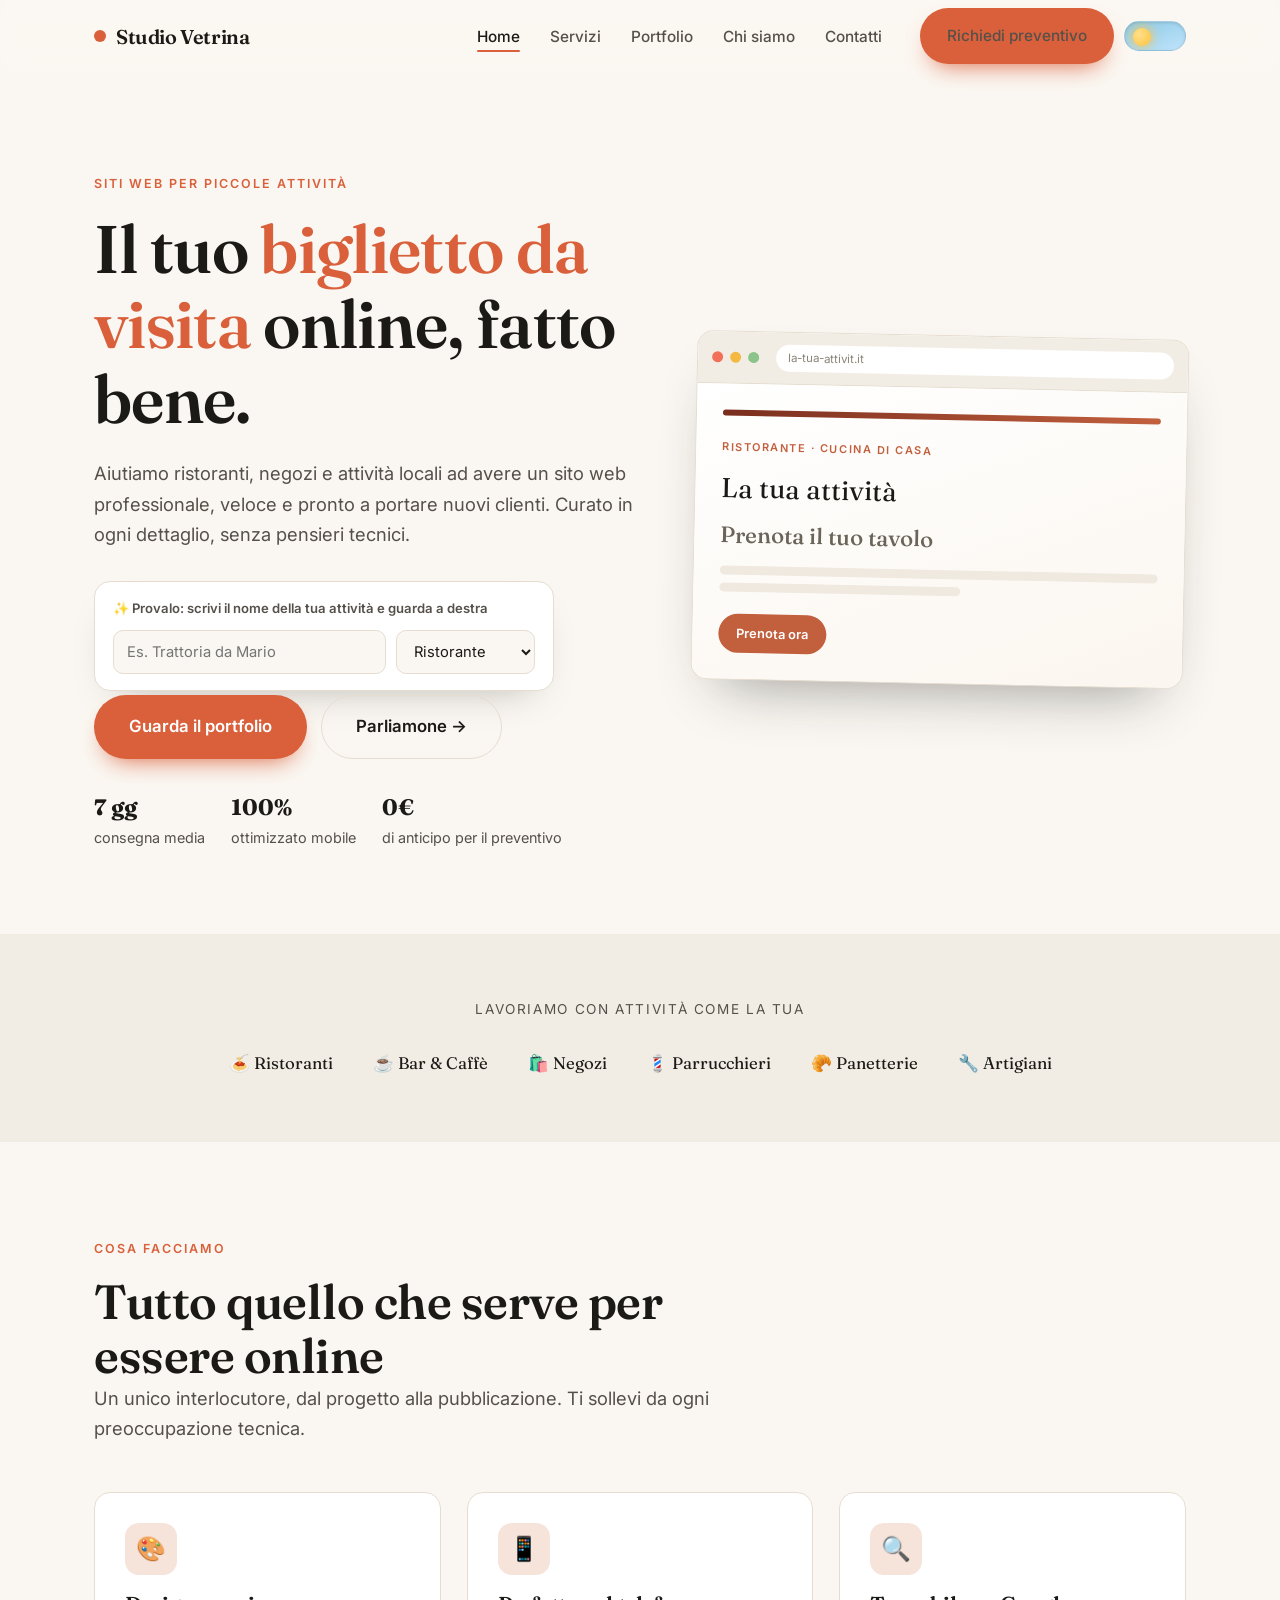
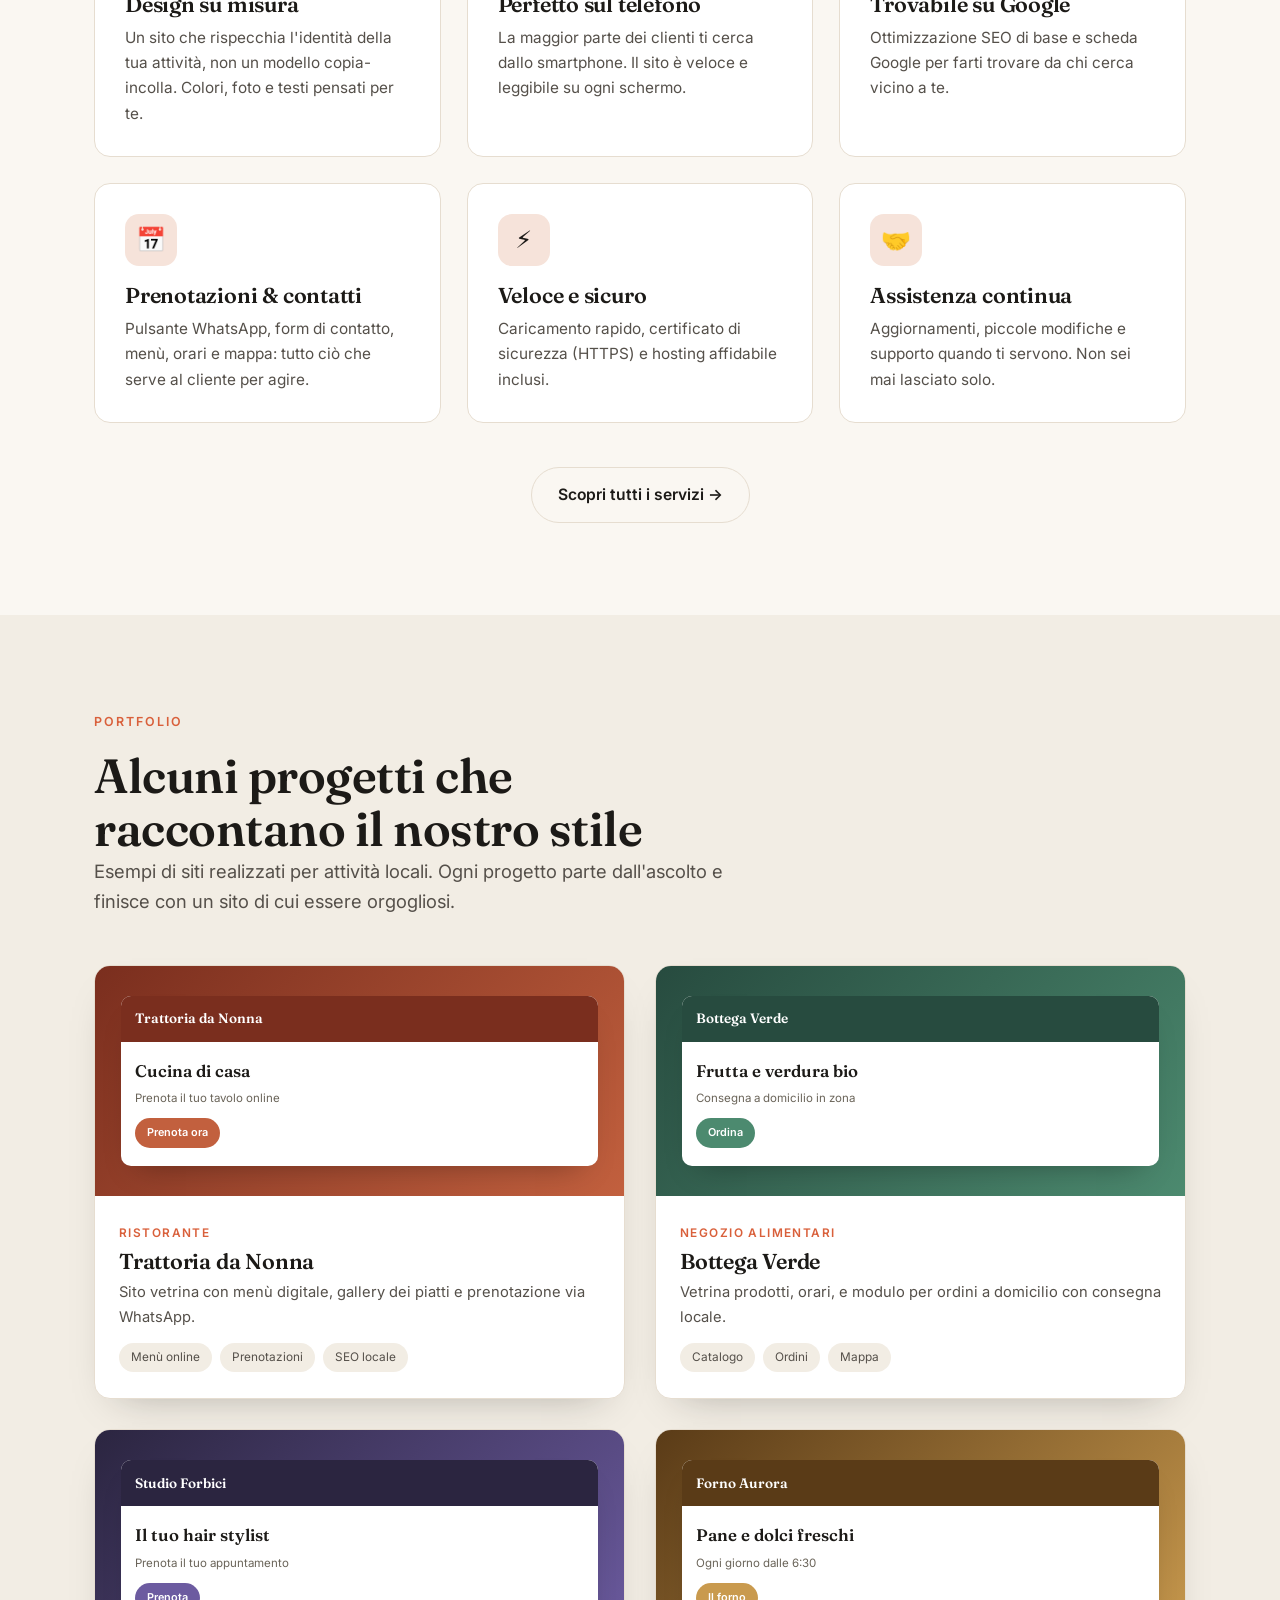
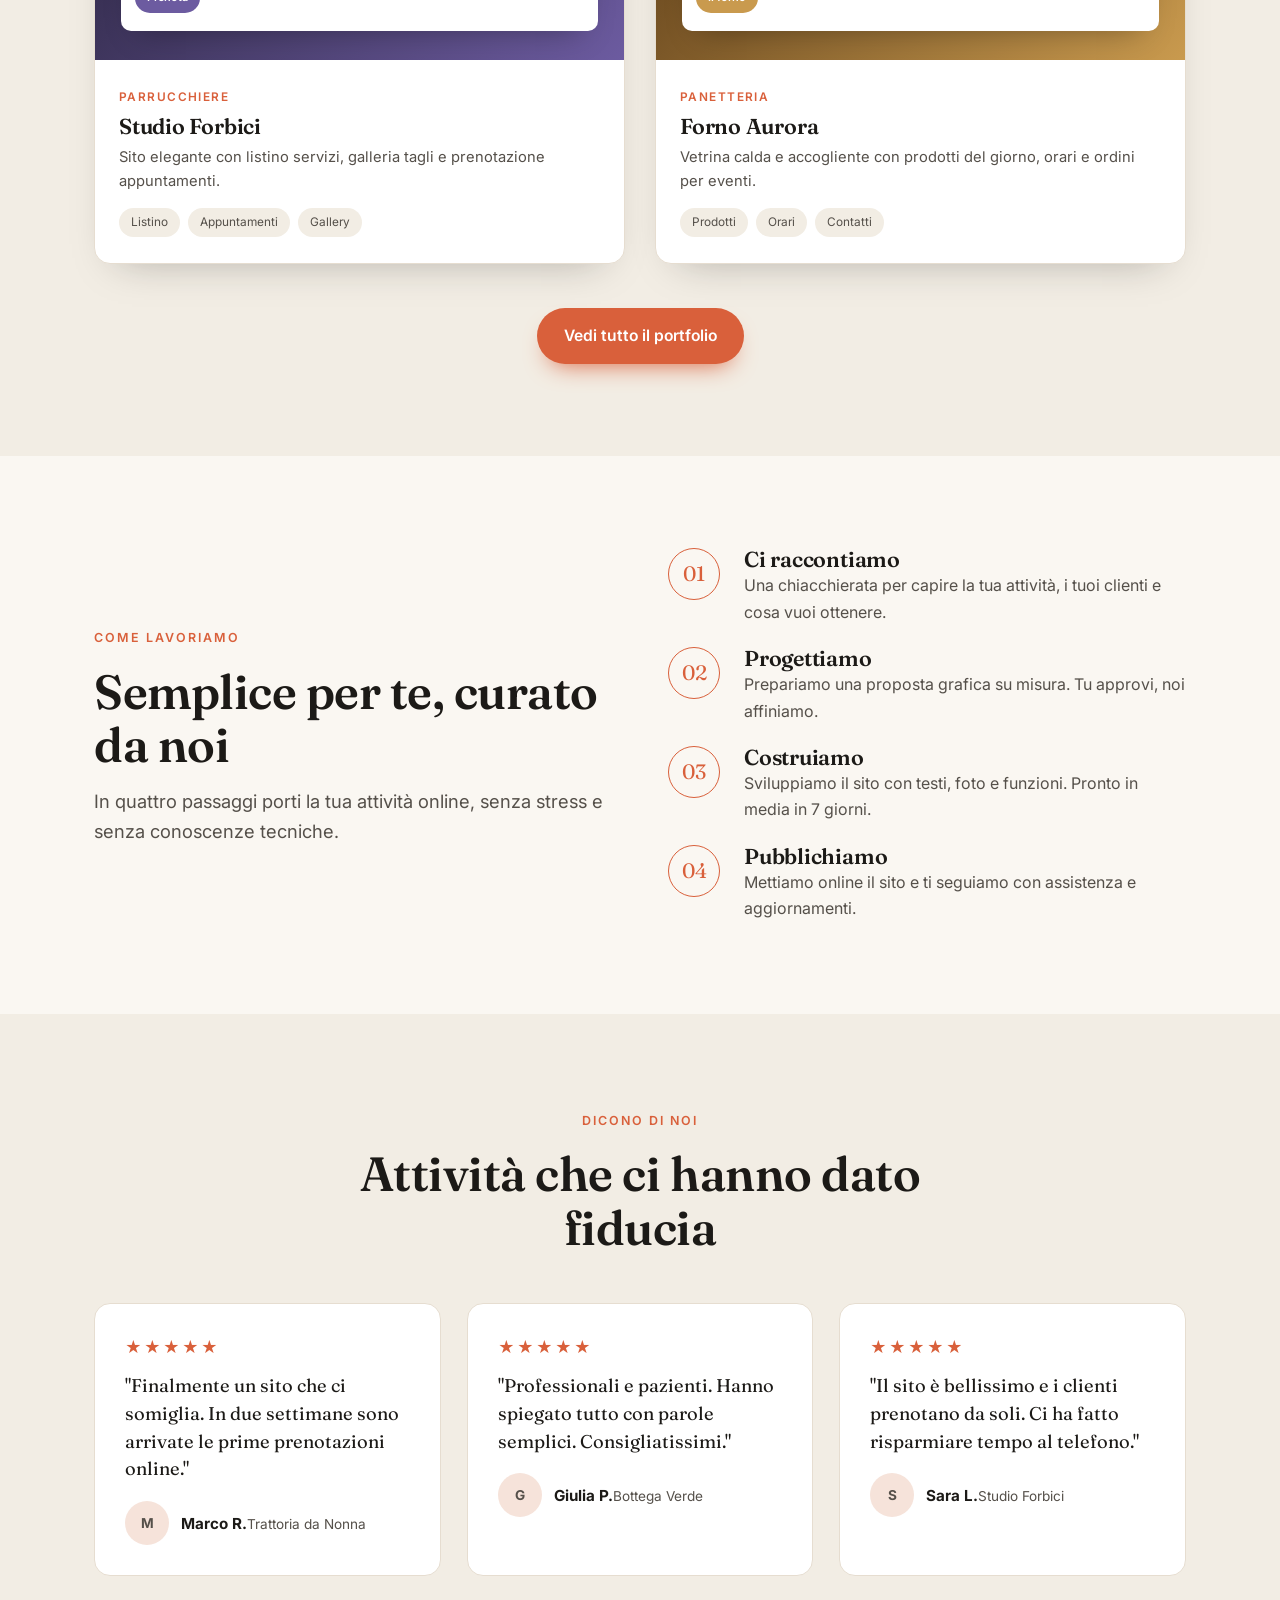
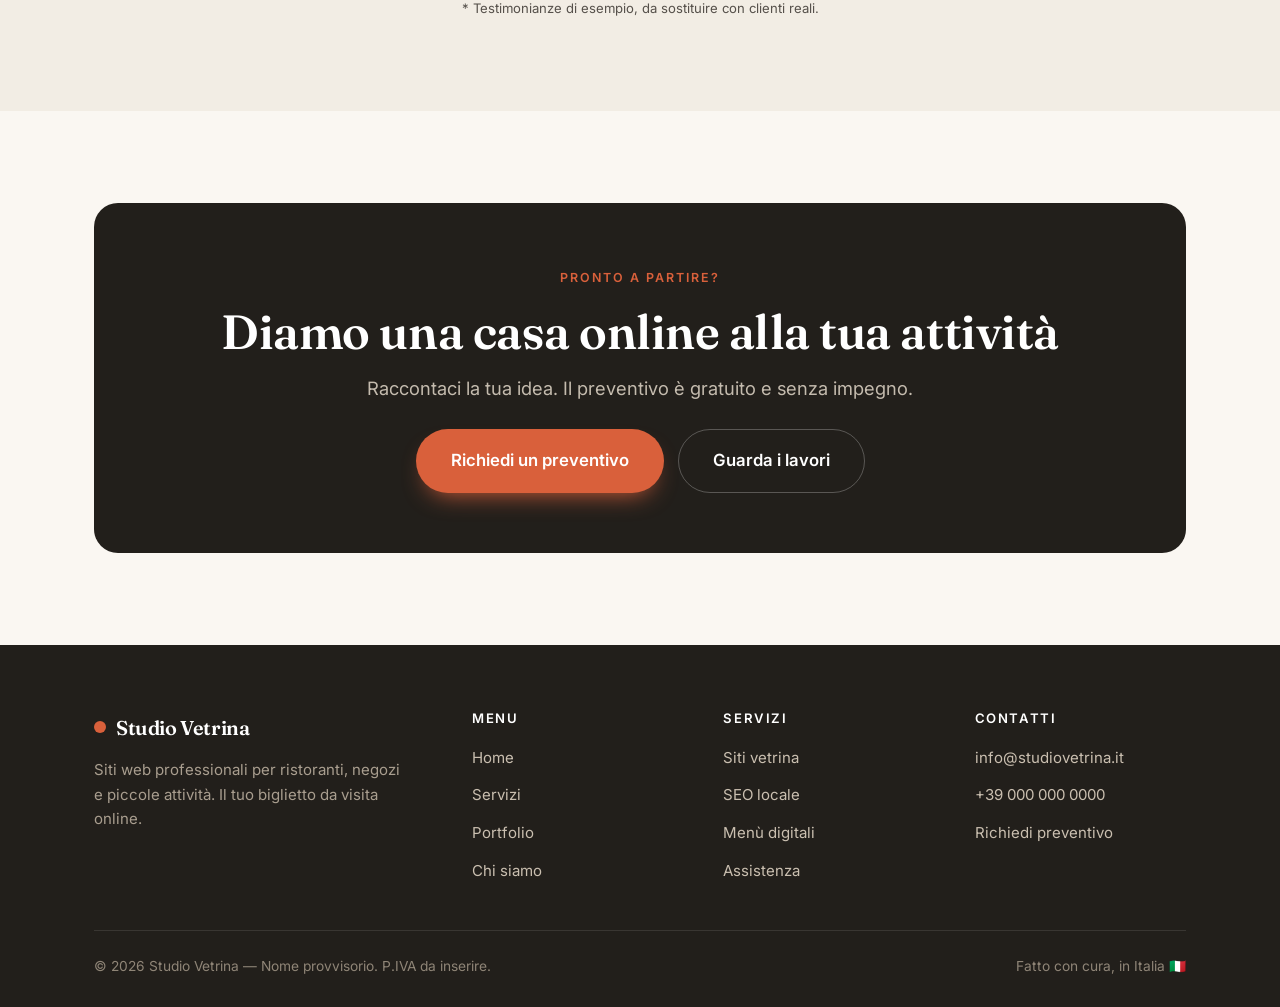
<file: index.html>
<!DOCTYPE html>
<html lang="it">
<head>
<meta charset="UTF-8">
<meta name="viewport" content="width=device-width, initial-scale=1.0">
<title>Studio Vetrina — Siti web per ristoranti e piccole attività</title>
<meta name="description" content="Realizziamo siti web professionali per ristoranti, negozi e piccole attività. Il tuo biglietto da visita online, curato in ogni dettaglio.">
<link rel="preconnect" href="https://fonts.googleapis.com">
<link rel="preconnect" href="https://fonts.gstatic.com" crossorigin>
<link href="https://fonts.googleapis.com/css2?family=Fraunces:opsz,wght@9..144,500;9..144,600&family=Inter:wght@400;500;600&display=swap" rel="stylesheet">
<link rel="stylesheet" href="css/style.css?v=4">
<script>(function(){var r=document.documentElement;try{var s=localStorage.getItem('theme');if(s==='dark'){r.classList.add('dark');}else if(s!=='light'&&window.matchMedia&&matchMedia('(prefers-color-scheme: dark)').matches){r.classList.add('dark');}}catch(e){}document.addEventListener('click',function(e){var b=e.target.closest?e.target.closest('#theme-toggle'):null;if(!b)return;r.classList.toggle('dark');try{localStorage.setItem('theme',r.classList.contains('dark')?'dark':'light');}catch(e){}b.setAttribute('aria-checked',r.classList.contains('dark'));});if(window.matchMedia){matchMedia('(prefers-color-scheme: dark)').addEventListener('change',function(ev){try{if(!localStorage.getItem('theme')){r.classList.toggle('dark',ev.matches);}}catch(e){}});}})();</script>
</head>
<body>

<!-- HEADER -->
<header class="site-header">
  <div class="container">
    <nav class="nav">
      <a class="brand" href="index.html"><span class="dot"></span> Studio Vetrina</a>
      <ul class="nav-links">
        <li><a href="index.html" class="active">Home</a></li>
        <li><a href="servizi.html">Servizi</a></li>
        <li><a href="portfolio.html">Portfolio</a></li>
        <li><a href="chi-siamo.html">Chi siamo</a></li>
        <li><a href="contatti.html">Contatti</a></li>
        <li class="nav-cta"><a class="btn btn-primary" href="contatti.html">Richiedi preventivo</a></li>
      </ul>
      <button class="theme-switch" id="theme-toggle" role="switch" aria-checked="false" aria-label="Cambia tema chiaro/scuro"><span class="ts-stars"></span><span class="ts-sun"></span><span class="ts-moon"></span></button>
      <button class="nav-toggle" aria-label="Menu"><span></span><span></span><span></span></button>
    </nav>
  </div>
</header>

<!-- HERO -->
<section class="hero">
  <div class="hero-glow"></div>
  <div class="container hero-grid">
    <div class="reveal">
      <span class="eyebrow">Siti web per piccole attività</span>
      <h1>Il tuo <span>biglietto da visita</span> online, fatto bene.</h1>
      <p class="lead">Aiutiamo ristoranti, negozi e attività locali ad avere un sito web professionale, veloce e pronto a portare nuovi clienti. Curato in ogni dettaglio, senza pensieri tecnici.</p>
      <div class="preview-tool reveal">
        <label>✨ Provalo: scrivi il nome della tua attività e guarda a destra</label>
        <div class="preview-inputs">
          <input id="biz-name" type="text" placeholder="Es. Trattoria da Mario" maxlength="28" autocomplete="off">
          <select id="biz-type" aria-label="Tipo di attività">
            <option value="ristorante">Ristorante</option>
            <option value="bar">Bar / Caffè</option>
            <option value="negozio">Negozio</option>
            <option value="parrucchiere">Parrucchiere</option>
            <option value="panetteria">Panetteria</option>
            <option value="artigiano">Artigiano</option>
          </select>
        </div>
      </div>
      <div class="hero-cta">
        <a class="btn btn-primary btn-lg" href="portfolio.html">Guarda il portfolio</a>
        <a class="btn btn-ghost btn-lg" href="contatti.html">Parliamone →</a>
      </div>
      <div class="hero-trust">
        <div><b>7 gg</b> consegna media</div>
        <div><b>100%</b> ottimizzato mobile</div>
        <div><b>0€</b> di anticipo per il preventivo</div>
      </div>
    </div>
    <div class="reveal">
      <div class="mockup">
        <div class="mockup-bar"><i></i><i></i><i></i><span class="mockup-url" id="mock-url">la-tua-attivita.it</span></div>
        <div class="mockup-body">
          <div class="mock-strip" id="mock-strip"></div>
          <span class="mock-tag" id="mock-tag">Ristorante · Cucina di casa</span>
          <div class="mock-h" id="mock-h">La tua attività</div>
          <div class="mock-line"></div>
          <div class="mock-line short"></div>
          <a class="mock-btn" id="mock-btn">Prenota ora</a>
        </div>
      </div>
    </div>
  </div>
</section>

<!-- LOGHI / SETTORI -->
<section class="section-sm bg-alt">
  <div class="container center reveal">
    <p style="font-size:.85rem; letter-spacing:.12em; text-transform:uppercase; color:var(--ink-soft); margin-bottom:22px;">Lavoriamo con attività come la tua</p>
    <div class="hero-trust" style="justify-content:center; gap:40px; font-family:var(--serif); font-size:1.05rem; color:var(--ink);">
      <span>🍝 Ristoranti</span>
      <span>☕ Bar &amp; Caffè</span>
      <span>🛍️ Negozi</span>
      <span>💈 Parrucchieri</span>
      <span>🥐 Panetterie</span>
      <span>🔧 Artigiani</span>
    </div>
  </div>
</section>

<!-- SERVIZI -->
<section class="section">
  <div class="container">
    <div class="sec-head reveal">
      <span class="eyebrow">Cosa facciamo</span>
      <h2>Tutto quello che serve per essere online</h2>
      <p class="lead">Un unico interlocutore, dal progetto alla pubblicazione. Ti sollevi da ogni preoccupazione tecnica.</p>
    </div>
    <div class="grid grid-3">
      <div class="card reveal"><div class="ico">🎨</div><h3>Design su misura</h3><p>Un sito che rispecchia l'identità della tua attività, non un modello copia-incolla. Colori, foto e testi pensati per te.</p></div>
      <div class="card reveal"><div class="ico">📱</div><h3>Perfetto sul telefono</h3><p>La maggior parte dei clienti ti cerca dallo smartphone. Il sito è veloce e leggibile su ogni schermo.</p></div>
      <div class="card reveal"><div class="ico">🔍</div><h3>Trovabile su Google</h3><p>Ottimizzazione SEO di base e scheda Google per farti trovare da chi cerca vicino a te.</p></div>
      <div class="card reveal"><div class="ico">📅</div><h3>Prenotazioni &amp; contatti</h3><p>Pulsante WhatsApp, form di contatto, menù, orari e mappa: tutto ciò che serve al cliente per agire.</p></div>
      <div class="card reveal"><div class="ico">⚡</div><h3>Veloce e sicuro</h3><p>Caricamento rapido, certificato di sicurezza (HTTPS) e hosting affidabile inclusi.</p></div>
      <div class="card reveal"><div class="ico">🤝</div><h3>Assistenza continua</h3><p>Aggiornamenti, piccole modifiche e supporto quando ti servono. Non sei mai lasciato solo.</p></div>
    </div>
    <div class="center" style="margin-top:44px;">
      <a class="btn btn-ghost" href="servizi.html">Scopri tutti i servizi →</a>
    </div>
  </div>
</section>

<!-- PORTFOLIO PREVIEW -->
<section class="section bg-alt">
  <div class="container">
    <div class="sec-head reveal">
      <span class="eyebrow">Portfolio</span>
      <h2>Alcuni progetti che raccontano il nostro stile</h2>
      <p class="lead">Esempi di siti realizzati per attività locali. Ogni progetto parte dall'ascolto e finisce con un sito di cui essere orgogliosi.</p>
    </div>
    <div class="folio">
      <article class="folio-item reveal">
        <div class="folio-visual" style="background:linear-gradient(135deg,#7a2e1e,#c2603e);">
          <div class="fake-site"><div class="fake-top" style="background:#7a2e1e;">Trattoria da Nonna</div>
            <div class="fake-hero"><div class="t">Cucina di casa</div><div class="s">Prenota il tuo tavolo online</div><span class="b" style="background:#c2603e;">Prenota ora</span></div></div>
        </div>
        <div class="folio-body"><span class="cat">Ristorante</span><h3>Trattoria da Nonna</h3><p>Sito vetrina con menù digitale, gallery dei piatti e prenotazione via WhatsApp.</p>
          <div class="folio-tags"><span class="tag">Menù online</span><span class="tag">Prenotazioni</span><span class="tag">SEO locale</span></div></div>
      </article>
      <article class="folio-item reveal">
        <div class="folio-visual" style="background:linear-gradient(135deg,#274b3f,#4c8a6f);">
          <div class="fake-site"><div class="fake-top" style="background:#274b3f;">Bottega Verde</div>
            <div class="fake-hero"><div class="t">Frutta e verdura bio</div><div class="s">Consegna a domicilio in zona</div><span class="b" style="background:#4c8a6f;">Ordina</span></div></div>
        </div>
        <div class="folio-body"><span class="cat">Negozio alimentari</span><h3>Bottega Verde</h3><p>Vetrina prodotti, orari, e modulo per ordini a domicilio con consegna locale.</p>
          <div class="folio-tags"><span class="tag">Catalogo</span><span class="tag">Ordini</span><span class="tag">Mappa</span></div></div>
      </article>
      <article class="folio-item reveal">
        <div class="folio-visual" style="background:linear-gradient(135deg,#2b2540,#6c5ba0);">
          <div class="fake-site"><div class="fake-top" style="background:#2b2540;">Studio Forbici</div>
            <div class="fake-hero"><div class="t">Il tuo hair stylist</div><div class="s">Prenota il tuo appuntamento</div><span class="b" style="background:#6c5ba0;">Prenota</span></div></div>
        </div>
        <div class="folio-body"><span class="cat">Parrucchiere</span><h3>Studio Forbici</h3><p>Sito elegante con listino servizi, galleria tagli e prenotazione appuntamenti.</p>
          <div class="folio-tags"><span class="tag">Listino</span><span class="tag">Appuntamenti</span><span class="tag">Gallery</span></div></div>
      </article>
      <article class="folio-item reveal">
        <div class="folio-visual" style="background:linear-gradient(135deg,#5a3b17,#c99a4e);">
          <div class="fake-site"><div class="fake-top" style="background:#5a3b17;">Forno Aurora</div>
            <div class="fake-hero"><div class="t">Pane e dolci freschi</div><div class="s">Ogni giorno dalle 6:30</div><span class="b" style="background:#c99a4e;">Il forno</span></div></div>
        </div>
        <div class="folio-body"><span class="cat">Panetteria</span><h3>Forno Aurora</h3><p>Vetrina calda e accogliente con prodotti del giorno, orari e ordini per eventi.</p>
          <div class="folio-tags"><span class="tag">Prodotti</span><span class="tag">Orari</span><span class="tag">Contatti</span></div></div>
      </article>
    </div>
    <div class="center" style="margin-top:44px;">
      <a class="btn btn-primary" href="portfolio.html">Vedi tutto il portfolio</a>
    </div>
  </div>
</section>

<!-- PROCESSO -->
<section class="section">
  <div class="container">
    <div class="grid grid-2" style="gap:56px; align-items:center;">
      <div class="reveal">
        <span class="eyebrow">Come lavoriamo</span>
        <h2>Semplice per te, curato da noi</h2>
        <p class="lead" style="margin-top:14px;">In quattro passaggi porti la tua attività online, senza stress e senza conoscenze tecniche.</p>
      </div>
      <div class="steps reveal">
        <div class="step"><div class="n"></div><div><h3>Ci raccontiamo</h3><p>Una chiacchierata per capire la tua attività, i tuoi clienti e cosa vuoi ottenere.</p></div></div>
        <div class="step"><div class="n"></div><div><h3>Progettiamo</h3><p>Prepariamo una proposta grafica su misura. Tu approvi, noi affiniamo.</p></div></div>
        <div class="step"><div class="n"></div><div><h3>Costruiamo</h3><p>Sviluppiamo il sito con testi, foto e funzioni. Pronto in media in 7 giorni.</p></div></div>
        <div class="step"><div class="n"></div><div><h3>Pubblichiamo</h3><p>Mettiamo online il sito e ti seguiamo con assistenza e aggiornamenti.</p></div></div>
      </div>
    </div>
  </div>
</section>

<!-- TESTIMONIAL -->
<section class="section bg-alt">
  <div class="container">
    <div class="sec-head center reveal"><span class="eyebrow">Dicono di noi</span><h2>Attività che ci hanno dato fiducia</h2></div>
    <div class="grid grid-3">
      <div class="quote reveal"><div class="stars">★★★★★</div><p>"Finalmente un sito che ci somiglia. In due settimane sono arrivate le prime prenotazioni online."</p><div class="who"><span class="av">M</span><div><b>Marco R.</b><span>Trattoria da Nonna</span></div></div></div>
      <div class="quote reveal"><div class="stars">★★★★★</div><p>"Professionali e pazienti. Hanno spiegato tutto con parole semplici. Consigliatissimi."</p><div class="who"><span class="av">G</span><div><b>Giulia P.</b><span>Bottega Verde</span></div></div></div>
      <div class="quote reveal"><div class="stars">★★★★★</div><p>"Il sito è bellissimo e i clienti prenotano da soli. Ci ha fatto risparmiare tempo al telefono."</p><div class="who"><span class="av">S</span><div><b>Sara L.</b><span>Studio Forbici</span></div></div></div>
    </div>
    <p class="center form-note" style="margin-top:22px;">* Testimonianze di esempio, da sostituire con clienti reali.</p>
  </div>
</section>

<!-- CTA -->
<section class="section">
  <div class="container">
    <div class="cta-band bg-dark reveal">
      <span class="eyebrow">Pronto a partire?</span>
      <h2>Diamo una casa online alla tua attività</h2>
      <p class="lead center">Raccontaci la tua idea. Il preventivo è gratuito e senza impegno.</p>
      <div class="hero-cta">
        <a class="btn btn-primary btn-lg" href="contatti.html">Richiedi un preventivo</a>
        <a class="btn btn-ghost btn-lg" href="portfolio.html">Guarda i lavori</a>
      </div>
    </div>
  </div>
</section>

<!-- FOOTER -->
<footer class="site-footer">
  <div class="container">
    <div class="foot-grid">
      <div>
        <div class="brand"><span class="dot"></span> Studio Vetrina</div>
        <p>Siti web professionali per ristoranti, negozi e piccole attività. Il tuo biglietto da visita online.</p>
      </div>
      <div><h4>Menu</h4><ul><li><a href="index.html">Home</a></li><li><a href="servizi.html">Servizi</a></li><li><a href="portfolio.html">Portfolio</a></li><li><a href="chi-siamo.html">Chi siamo</a></li></ul></div>
      <div><h4>Servizi</h4><ul><li><a href="servizi.html">Siti vetrina</a></li><li><a href="servizi.html">SEO locale</a></li><li><a href="servizi.html">Menù digitali</a></li><li><a href="servizi.html">Assistenza</a></li></ul></div>
      <div><h4>Contatti</h4><ul><li><a href="mailto:info@studiovetrina.it">info@studiovetrina.it</a></li><li><a href="tel:+390000000000">+39 000 000 0000</a></li><li><a href="contatti.html">Richiedi preventivo</a></li></ul></div>
    </div>
    <div class="foot-bottom">
      <span>© 2026 Studio Vetrina — Nome provvisorio. P.IVA da inserire.</span>
      <span>Fatto con cura, in Italia 🇮🇹</span>
    </div>
  </div>
</footer>

<script src="js/main.js?v=4"></script>
</body>
</html>
</file>
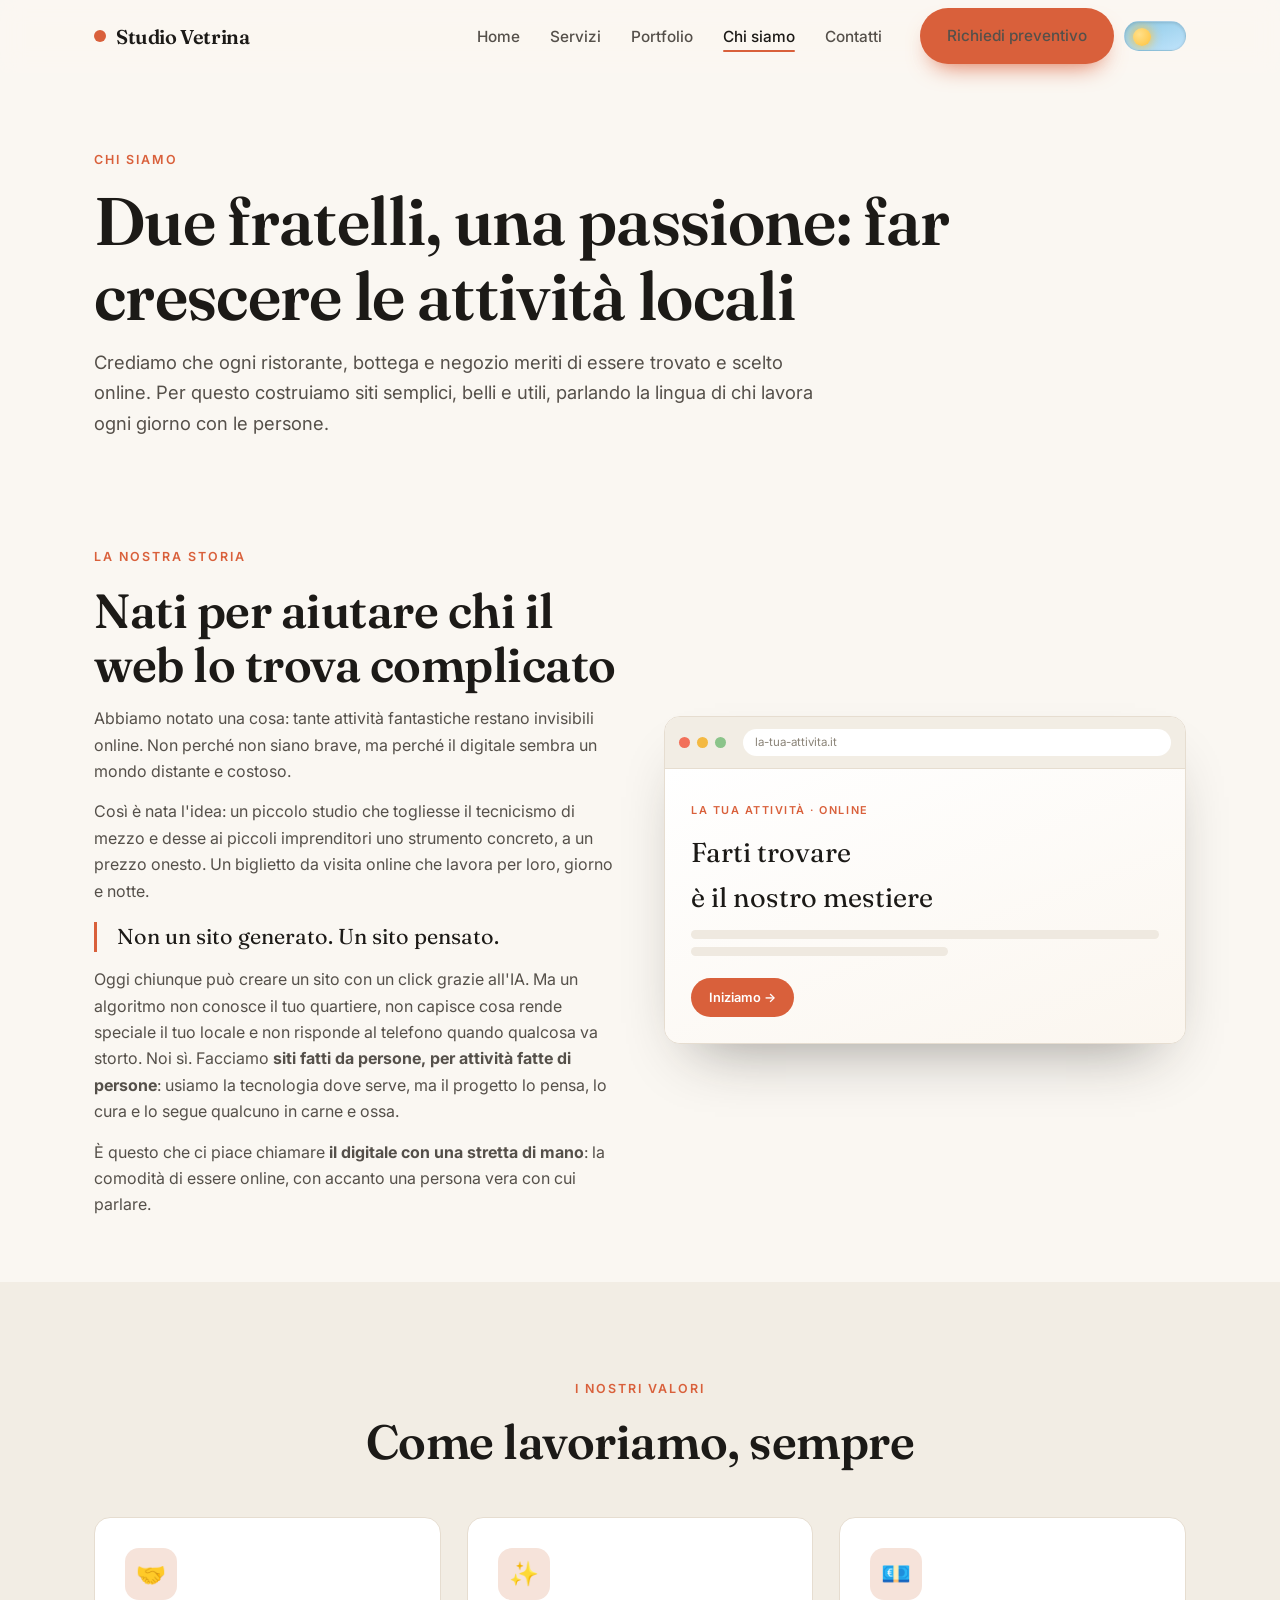
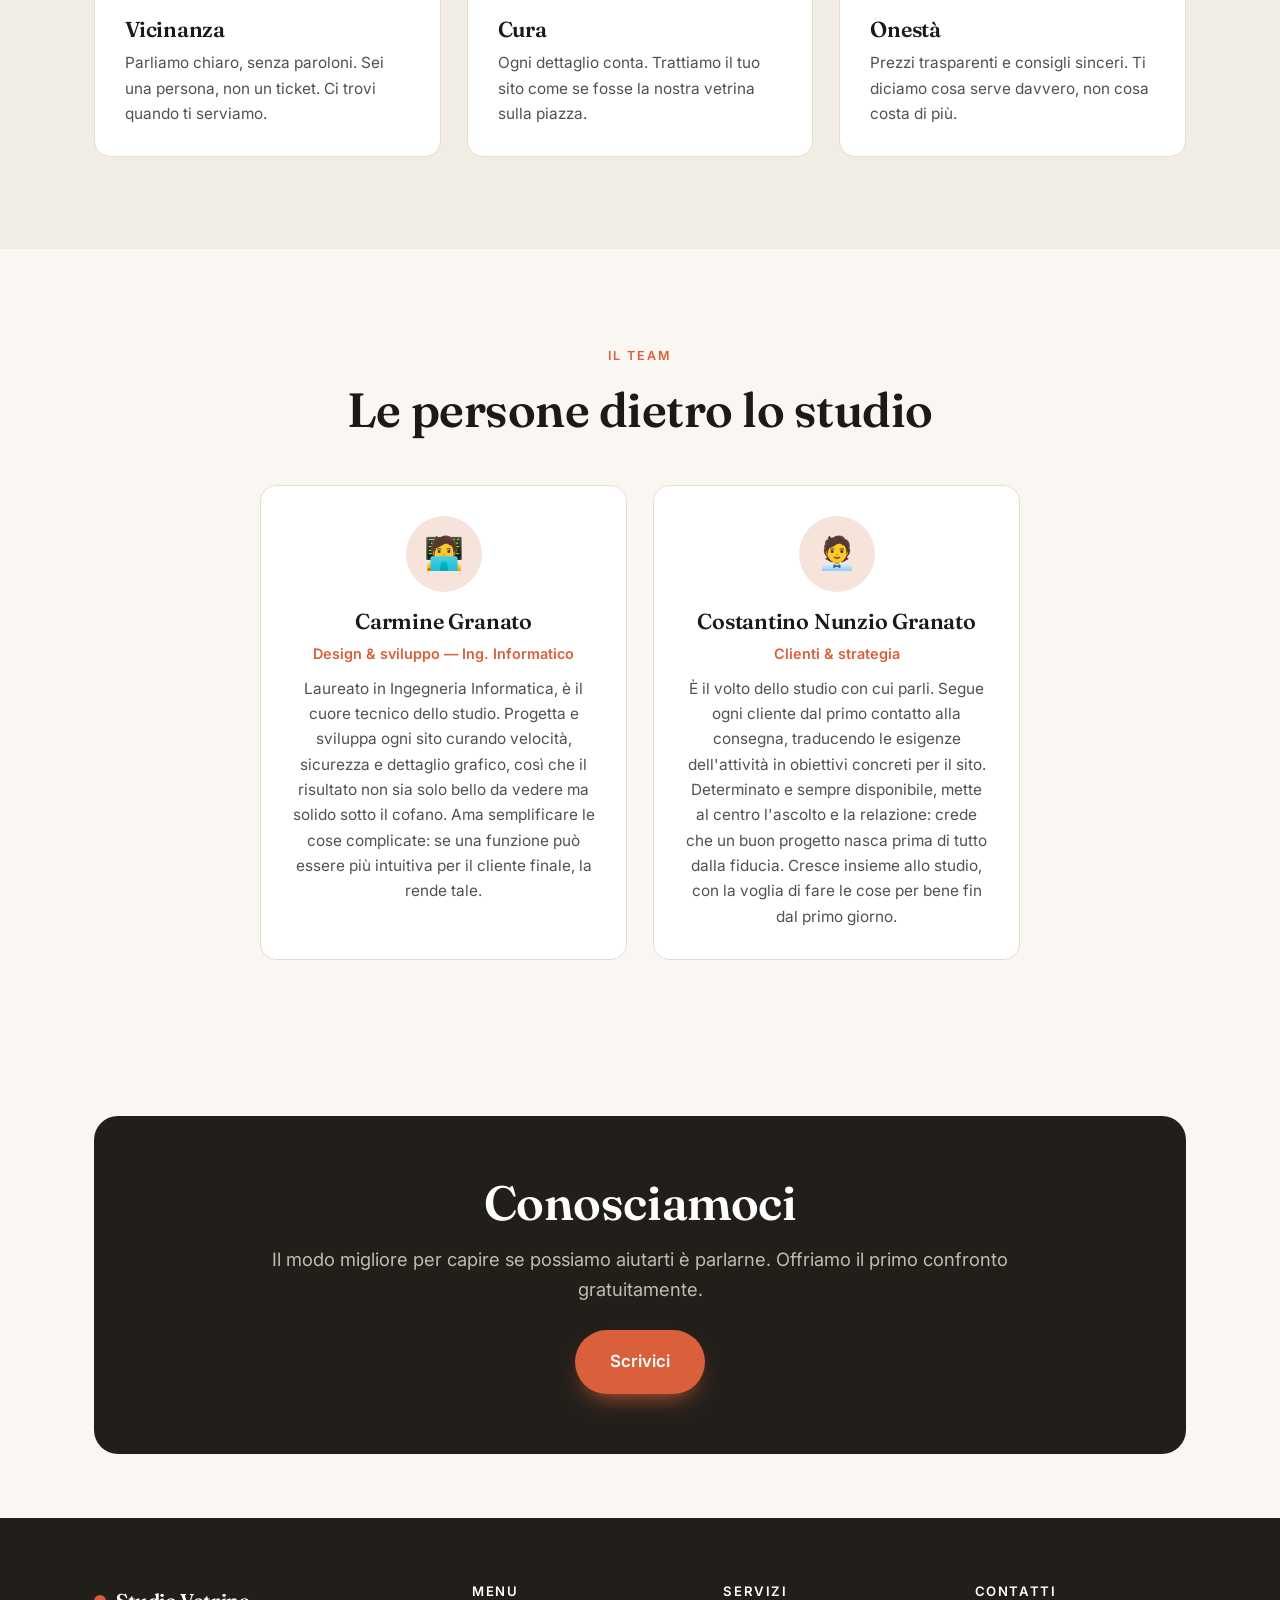
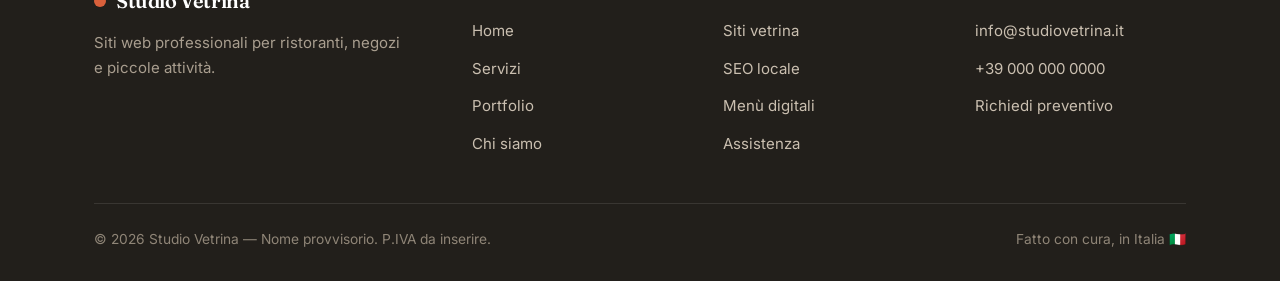
<file: chi-siamo.html>
<!DOCTYPE html>
<html lang="it">
<head>
<meta charset="UTF-8">
<meta name="viewport" content="width=device-width, initial-scale=1.0">
<title>Chi siamo — Studio Vetrina</title>
<meta name="description" content="Due fratelli, una passione per il web e per le attività locali. Scopri chi c'è dietro Studio Vetrina.">
<link rel="preconnect" href="https://fonts.googleapis.com">
<link rel="preconnect" href="https://fonts.gstatic.com" crossorigin>
<link href="https://fonts.googleapis.com/css2?family=Fraunces:opsz,wght@9..144,500;9..144,600&family=Inter:wght@400;500;600&display=swap" rel="stylesheet">
<link rel="stylesheet" href="css/style.css?v=4">
<script>(function(){var r=document.documentElement;try{var s=localStorage.getItem('theme');if(s==='dark'){r.classList.add('dark');}else if(s!=='light'&&window.matchMedia&&matchMedia('(prefers-color-scheme: dark)').matches){r.classList.add('dark');}}catch(e){}document.addEventListener('click',function(e){var b=e.target.closest?e.target.closest('#theme-toggle'):null;if(!b)return;r.classList.toggle('dark');try{localStorage.setItem('theme',r.classList.contains('dark')?'dark':'light');}catch(e){}b.setAttribute('aria-checked',r.classList.contains('dark'));});if(window.matchMedia){matchMedia('(prefers-color-scheme: dark)').addEventListener('change',function(ev){try{if(!localStorage.getItem('theme')){r.classList.toggle('dark',ev.matches);}}catch(e){}});}})();</script>
</head>
<body>

<header class="site-header">
  <div class="container">
    <nav class="nav">
      <a class="brand" href="index.html"><span class="dot"></span> Studio Vetrina</a>
      <ul class="nav-links">
        <li><a href="index.html">Home</a></li>
        <li><a href="servizi.html">Servizi</a></li>
        <li><a href="portfolio.html">Portfolio</a></li>
        <li><a href="chi-siamo.html" class="active">Chi siamo</a></li>
        <li><a href="contatti.html">Contatti</a></li>
        <li class="nav-cta"><a class="btn btn-primary" href="contatti.html">Richiedi preventivo</a></li>
      </ul>
      <button class="theme-switch" id="theme-toggle" role="switch" aria-checked="false" aria-label="Cambia tema chiaro/scuro"><span class="ts-stars"></span><span class="ts-sun"></span><span class="ts-moon"></span></button>
      <button class="nav-toggle" aria-label="Menu"><span></span><span></span><span></span></button>
    </nav>
  </div>
</header>

<section class="page-hero">
  <div class="container reveal">
    <span class="eyebrow">Chi siamo</span>
    <h1>Due fratelli, una passione: far crescere le attività locali</h1>
    <p class="lead">Crediamo che ogni ristorante, bottega e negozio meriti di essere trovato e scelto online. Per questo costruiamo siti semplici, belli e utili, parlando la lingua di chi lavora ogni giorno con le persone.</p>
  </div>
</section>

<section class="section-sm">
  <div class="container">
    <div class="grid grid-2" style="gap:48px; align-items:center;">
      <div class="reveal">
        <span class="eyebrow">La nostra storia</span>
        <h2>Nati per aiutare chi il web lo trova complicato</h2>
        <p style="margin-top:14px;">Abbiamo notato una cosa: tante attività fantastiche restano invisibili online. Non perché non siano brave, ma perché il digitale sembra un mondo distante e costoso.</p>
        <p style="margin-top:14px;">Così è nata l'idea: un piccolo studio che togliesse il tecnicismo di mezzo e desse ai piccoli imprenditori uno strumento concreto, a un prezzo onesto. Un biglietto da visita online che lavora per loro, giorno e notte.</p>
        <p style="margin-top:18px; padding-left:20px; border-left:3px solid var(--accent); font-family:var(--serif); font-size:1.35rem; line-height:1.4; color:var(--ink);">Non un sito generato. Un sito pensato.</p>
        <p style="margin-top:14px;">Oggi chiunque può creare un sito con un click grazie all'IA. Ma un algoritmo non conosce il tuo quartiere, non capisce cosa rende speciale il tuo locale e non risponde al telefono quando qualcosa va storto. Noi sì. Facciamo <strong>siti fatti da persone, per attività fatte di persone</strong>: usiamo la tecnologia dove serve, ma il progetto lo pensa, lo cura e lo segue qualcuno in carne e ossa.</p>
        <p style="margin-top:14px;">È questo che ci piace chiamare <strong>il digitale con una stretta di mano</strong>: la comodità di essere online, con accanto una persona vera con cui parlare.</p>
      </div>
      <div class="reveal">
        <div class="mockup" style="transform:none;">
          <div class="mockup-bar"><i></i><i></i><i></i><span class="mockup-url">la-tua-attivita.it</span></div>
          <div class="mockup-body">
            <span class="mock-tag">La tua attività · online</span>
            <div class="mock-h">Farti trovare<br>è il nostro mestiere</div>
            <div class="mock-line"></div><div class="mock-line short"></div>
            <a class="mock-btn">Iniziamo →</a>
          </div>
        </div>
      </div>
    </div>
  </div>
</section>

<!-- VALORI -->
<section class="section bg-alt">
  <div class="container">
    <div class="sec-head center reveal"><span class="eyebrow">I nostri valori</span><h2>Come lavoriamo, sempre</h2></div>
    <div class="grid grid-3">
      <div class="card reveal"><div class="ico">🤝</div><h3>Vicinanza</h3><p>Parliamo chiaro, senza paroloni. Sei una persona, non un ticket. Ci trovi quando ti serviamo.</p></div>
      <div class="card reveal"><div class="ico">✨</div><h3>Cura</h3><p>Ogni dettaglio conta. Trattiamo il tuo sito come se fosse la nostra vetrina sulla piazza.</p></div>
      <div class="card reveal"><div class="ico">💶</div><h3>Onestà</h3><p>Prezzi trasparenti e consigli sinceri. Ti diciamo cosa serve davvero, non cosa costa di più.</p></div>
    </div>
  </div>
</section>

<!-- TEAM -->
<section class="section">
  <div class="container">
    <div class="sec-head center reveal"><span class="eyebrow">Il team</span><h2>Le persone dietro lo studio</h2></div>
    <div class="grid grid-2" style="max-width:760px; margin:0 auto;">
      <div class="card center reveal">
        <div class="ico" style="width:76px;height:76px;font-size:2rem;margin:0 auto 18px;border-radius:50%;">🧑‍💻</div>
        <h3>Carmine Granato</h3>
        <p style="color:var(--accent);font-weight:600;font-size:.9rem;">Design &amp; sviluppo — Ing. Informatico</p>
        <p style="margin-top:10px;">Laureato in Ingegneria Informatica, è il cuore tecnico dello studio. Progetta e sviluppa ogni sito curando velocità, sicurezza e dettaglio grafico, così che il risultato non sia solo bello da vedere ma solido sotto il cofano. Ama semplificare le cose complicate: se una funzione può essere più intuitiva per il cliente finale, la rende tale.</p>
      </div>
      <div class="card center reveal">
        <div class="ico" style="width:76px;height:76px;font-size:2rem;margin:0 auto 18px;border-radius:50%;">🧑‍💼</div>
        <h3>Costantino Nunzio Granato</h3>
        <p style="color:var(--accent);font-weight:600;font-size:.9rem;">Clienti &amp; strategia</p>
        <p style="margin-top:10px;">È il volto dello studio con cui parli. Segue ogni cliente dal primo contatto alla consegna, traducendo le esigenze dell'attività in obiettivi concreti per il sito. Determinato e sempre disponibile, mette al centro l'ascolto e la relazione: crede che un buon progetto nasca prima di tutto dalla fiducia. Cresce insieme allo studio, con la voglia di fare le cose per bene fin dal primo giorno.</p>
      </div>
    </div>
  </div>
</section>

<section class="section-sm">
  <div class="container">
    <div class="cta-band bg-dark reveal">
      <h2>Conosciamoci</h2>
      <p class="lead center">Il modo migliore per capire se possiamo aiutarti è parlarne. Offriamo il primo confronto gratuitamente.</p>
      <div class="hero-cta"><a class="btn btn-primary btn-lg" href="contatti.html">Scrivici</a></div>
    </div>
  </div>
</section>

<footer class="site-footer">
  <div class="container">
    <div class="foot-grid">
      <div><div class="brand"><span class="dot"></span> Studio Vetrina</div><p>Siti web professionali per ristoranti, negozi e piccole attività.</p></div>
      <div><h4>Menu</h4><ul><li><a href="index.html">Home</a></li><li><a href="servizi.html">Servizi</a></li><li><a href="portfolio.html">Portfolio</a></li><li><a href="chi-siamo.html">Chi siamo</a></li></ul></div>
      <div><h4>Servizi</h4><ul><li><a href="servizi.html">Siti vetrina</a></li><li><a href="servizi.html">SEO locale</a></li><li><a href="servizi.html">Menù digitali</a></li><li><a href="servizi.html">Assistenza</a></li></ul></div>
      <div><h4>Contatti</h4><ul><li><a href="mailto:info@studiovetrina.it">info@studiovetrina.it</a></li><li><a href="tel:+390000000000">+39 000 000 0000</a></li><li><a href="contatti.html">Richiedi preventivo</a></li></ul></div>
    </div>
    <div class="foot-bottom"><span>© 2026 Studio Vetrina — Nome provvisorio. P.IVA da inserire.</span><span>Fatto con cura, in Italia 🇮🇹</span></div>
  </div>
</footer>

<script src="js/main.js?v=4"></script>
</body>
</html>
</file>
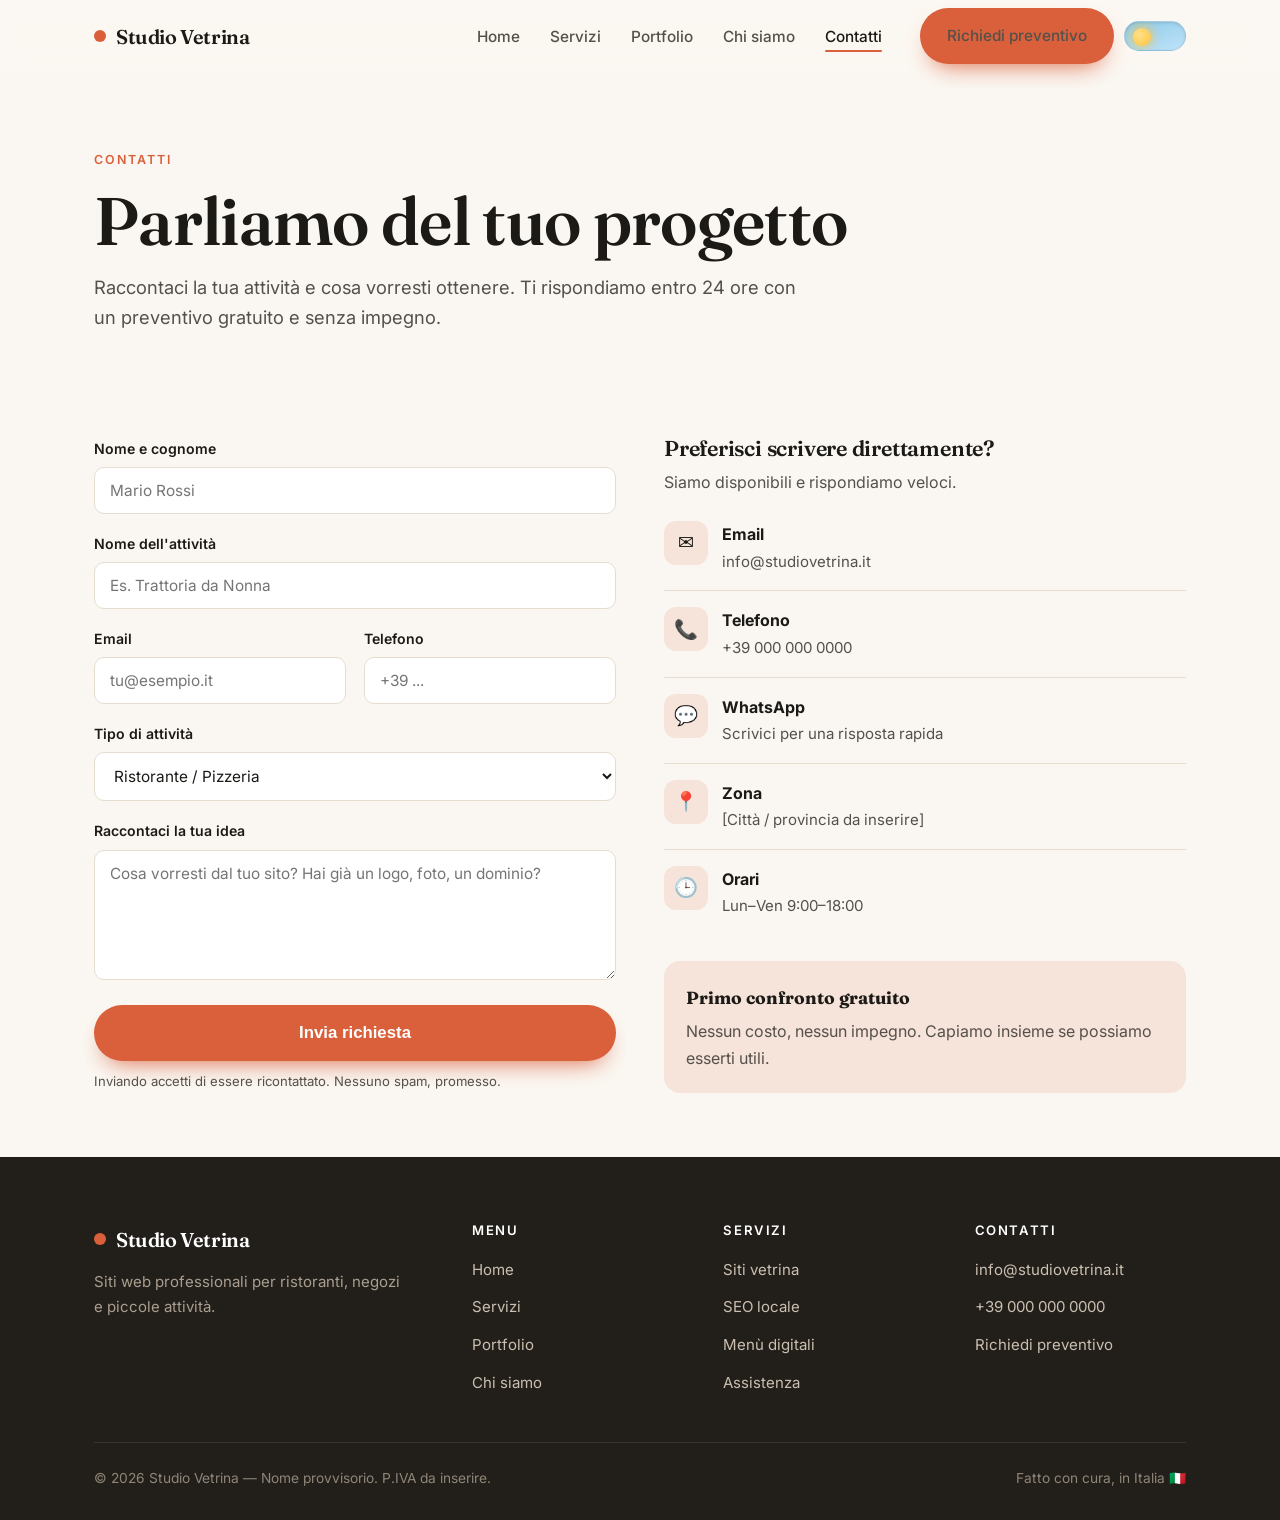
<file: contatti.html>
<!DOCTYPE html>
<html lang="it">
<head>
<meta charset="UTF-8">
<meta name="viewport" content="width=device-width, initial-scale=1.0">
<title>Contatti — Studio Vetrina</title>
<meta name="description" content="Richiedi un preventivo gratuito per il sito web della tua attività. Ti rispondiamo entro 24 ore.">
<link rel="preconnect" href="https://fonts.googleapis.com">
<link rel="preconnect" href="https://fonts.gstatic.com" crossorigin>
<link href="https://fonts.googleapis.com/css2?family=Fraunces:opsz,wght@9..144,500;9..144,600&family=Inter:wght@400;500;600&display=swap" rel="stylesheet">
<link rel="stylesheet" href="css/style.css?v=4">
<script>(function(){var r=document.documentElement;try{var s=localStorage.getItem('theme');if(s==='dark'){r.classList.add('dark');}else if(s!=='light'&&window.matchMedia&&matchMedia('(prefers-color-scheme: dark)').matches){r.classList.add('dark');}}catch(e){}document.addEventListener('click',function(e){var b=e.target.closest?e.target.closest('#theme-toggle'):null;if(!b)return;r.classList.toggle('dark');try{localStorage.setItem('theme',r.classList.contains('dark')?'dark':'light');}catch(e){}b.setAttribute('aria-checked',r.classList.contains('dark'));});if(window.matchMedia){matchMedia('(prefers-color-scheme: dark)').addEventListener('change',function(ev){try{if(!localStorage.getItem('theme')){r.classList.toggle('dark',ev.matches);}}catch(e){}});}})();</script>
</head>
<body>

<header class="site-header">
  <div class="container">
    <nav class="nav">
      <a class="brand" href="index.html"><span class="dot"></span> Studio Vetrina</a>
      <ul class="nav-links">
        <li><a href="index.html">Home</a></li>
        <li><a href="servizi.html">Servizi</a></li>
        <li><a href="portfolio.html">Portfolio</a></li>
        <li><a href="chi-siamo.html">Chi siamo</a></li>
        <li><a href="contatti.html" class="active">Contatti</a></li>
        <li class="nav-cta"><a class="btn btn-primary" href="#form">Richiedi preventivo</a></li>
      </ul>
      <button class="theme-switch" id="theme-toggle" role="switch" aria-checked="false" aria-label="Cambia tema chiaro/scuro"><span class="ts-stars"></span><span class="ts-sun"></span><span class="ts-moon"></span></button>
      <button class="nav-toggle" aria-label="Menu"><span></span><span></span><span></span></button>
    </nav>
  </div>
</header>

<section class="page-hero">
  <div class="container reveal">
    <span class="eyebrow">Contatti</span>
    <h1>Parliamo del tuo progetto</h1>
    <p class="lead">Raccontaci la tua attività e cosa vorresti ottenere. Ti rispondiamo entro 24 ore con un preventivo gratuito e senza impegno.</p>
  </div>
</section>

<section class="section-sm" id="form">
  <div class="container">
    <div class="contact-grid">

      <!-- FORM -->
      <div class="reveal">
        <form id="contact-form">
          <div class="field"><label for="nome">Nome e cognome</label><input id="nome" type="text" placeholder="Mario Rossi" required></div>
          <div class="field"><label for="attivita">Nome dell'attività</label><input id="attivita" type="text" placeholder="Es. Trattoria da Nonna"></div>
          <div class="grid grid-2" style="gap:18px;">
            <div class="field"><label for="email">Email</label><input id="email" type="email" placeholder="tu@esempio.it" required></div>
            <div class="field"><label for="tel">Telefono</label><input id="tel" type="tel" placeholder="+39 ..."></div>
          </div>
          <div class="field"><label for="tipo">Tipo di attività</label>
            <select id="tipo">
              <option>Ristorante / Pizzeria</option>
              <option>Bar / Caffetteria</option>
              <option>Negozio</option>
              <option>Parrucchiere / Estetica</option>
              <option>Panetteria / Pasticceria</option>
              <option>Artigiano</option>
              <option>Altro</option>
            </select>
          </div>
          <div class="field"><label for="msg">Raccontaci la tua idea</label><textarea id="msg" placeholder="Cosa vorresti dal tuo sito? Hai già un logo, foto, un dominio?"></textarea></div>
          <button class="btn btn-primary btn-lg" type="submit" style="width:100%; justify-content:center;">Invia richiesta</button>
          <p class="form-note">Inviando accetti di essere ricontattato. Nessuno spam, promesso.</p>
          <p class="form-ok" style="display:none; margin-top:14px; padding:14px 16px; background:var(--accent-soft); color:var(--accent-dk); border-radius:10px; font-weight:600;">✓ Grazie! Richiesta ricevuta (demo). Collegheremo il modulo a un'email reale prima della pubblicazione.</p>
        </form>
      </div>

      <!-- INFO -->
      <div class="contact-info reveal">
        <h3 style="font-family:var(--serif); margin-bottom:8px;">Preferisci scrivere direttamente?</h3>
        <p style="margin-bottom:10px;">Siamo disponibili e rispondiamo veloci.</p>
        <div class="row"><div class="ic">✉️</div><div><b>Email</b><span>info@studiovetrina.it</span></div></div>
        <div class="row"><div class="ic">📞</div><div><b>Telefono</b><span>+39 000 000 0000</span></div></div>
        <div class="row"><div class="ic">💬</div><div><b>WhatsApp</b><span>Scrivici per una risposta rapida</span></div></div>
        <div class="row"><div class="ic">📍</div><div><b>Zona</b><span>[Città / provincia da inserire]</span></div></div>
        <div class="row" style="border-bottom:none;"><div class="ic">🕒</div><div><b>Orari</b><span>Lun–Ven 9:00–18:00</span></div></div>

        <div style="margin-top:26px; padding:22px; background:var(--accent-soft); border-radius:var(--radius);">
          <b style="font-family:var(--serif); font-size:1.1rem;">Primo confronto gratuito</b>
          <p style="margin-top:6px; color:var(--ink-soft);">Nessun costo, nessun impegno. Capiamo insieme se possiamo esserti utili.</p>
        </div>
      </div>

    </div>
  </div>
</section>

<footer class="site-footer">
  <div class="container">
    <div class="foot-grid">
      <div><div class="brand"><span class="dot"></span> Studio Vetrina</div><p>Siti web professionali per ristoranti, negozi e piccole attività.</p></div>
      <div><h4>Menu</h4><ul><li><a href="index.html">Home</a></li><li><a href="servizi.html">Servizi</a></li><li><a href="portfolio.html">Portfolio</a></li><li><a href="chi-siamo.html">Chi siamo</a></li></ul></div>
      <div><h4>Servizi</h4><ul><li><a href="servizi.html">Siti vetrina</a></li><li><a href="servizi.html">SEO locale</a></li><li><a href="servizi.html">Menù digitali</a></li><li><a href="servizi.html">Assistenza</a></li></ul></div>
      <div><h4>Contatti</h4><ul><li><a href="mailto:info@studiovetrina.it">info@studiovetrina.it</a></li><li><a href="tel:+390000000000">+39 000 000 0000</a></li><li><a href="contatti.html">Richiedi preventivo</a></li></ul></div>
    </div>
    <div class="foot-bottom"><span>© 2026 Studio Vetrina — Nome provvisorio. P.IVA da inserire.</span><span>Fatto con cura, in Italia 🇮🇹</span></div>
  </div>
</footer>

<script src="js/main.js?v=4"></script>
</body>
</html>
</file>
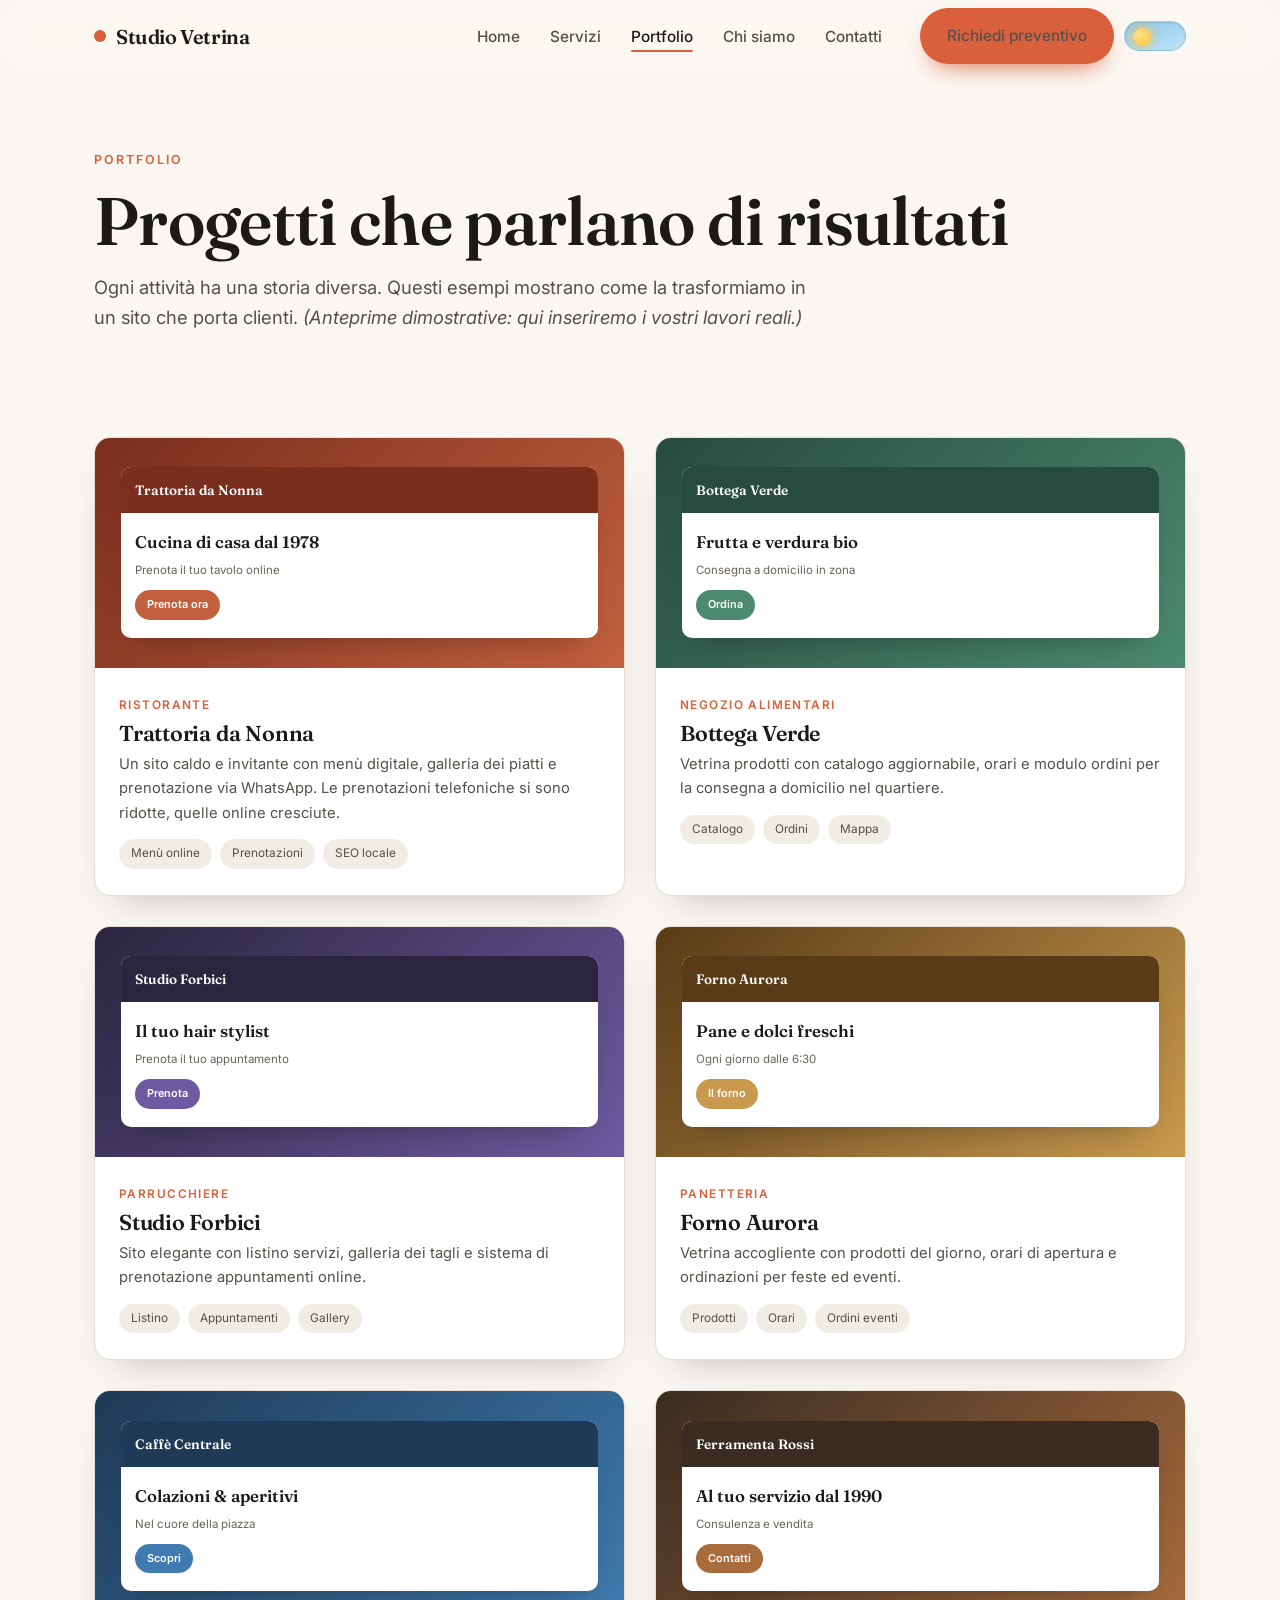
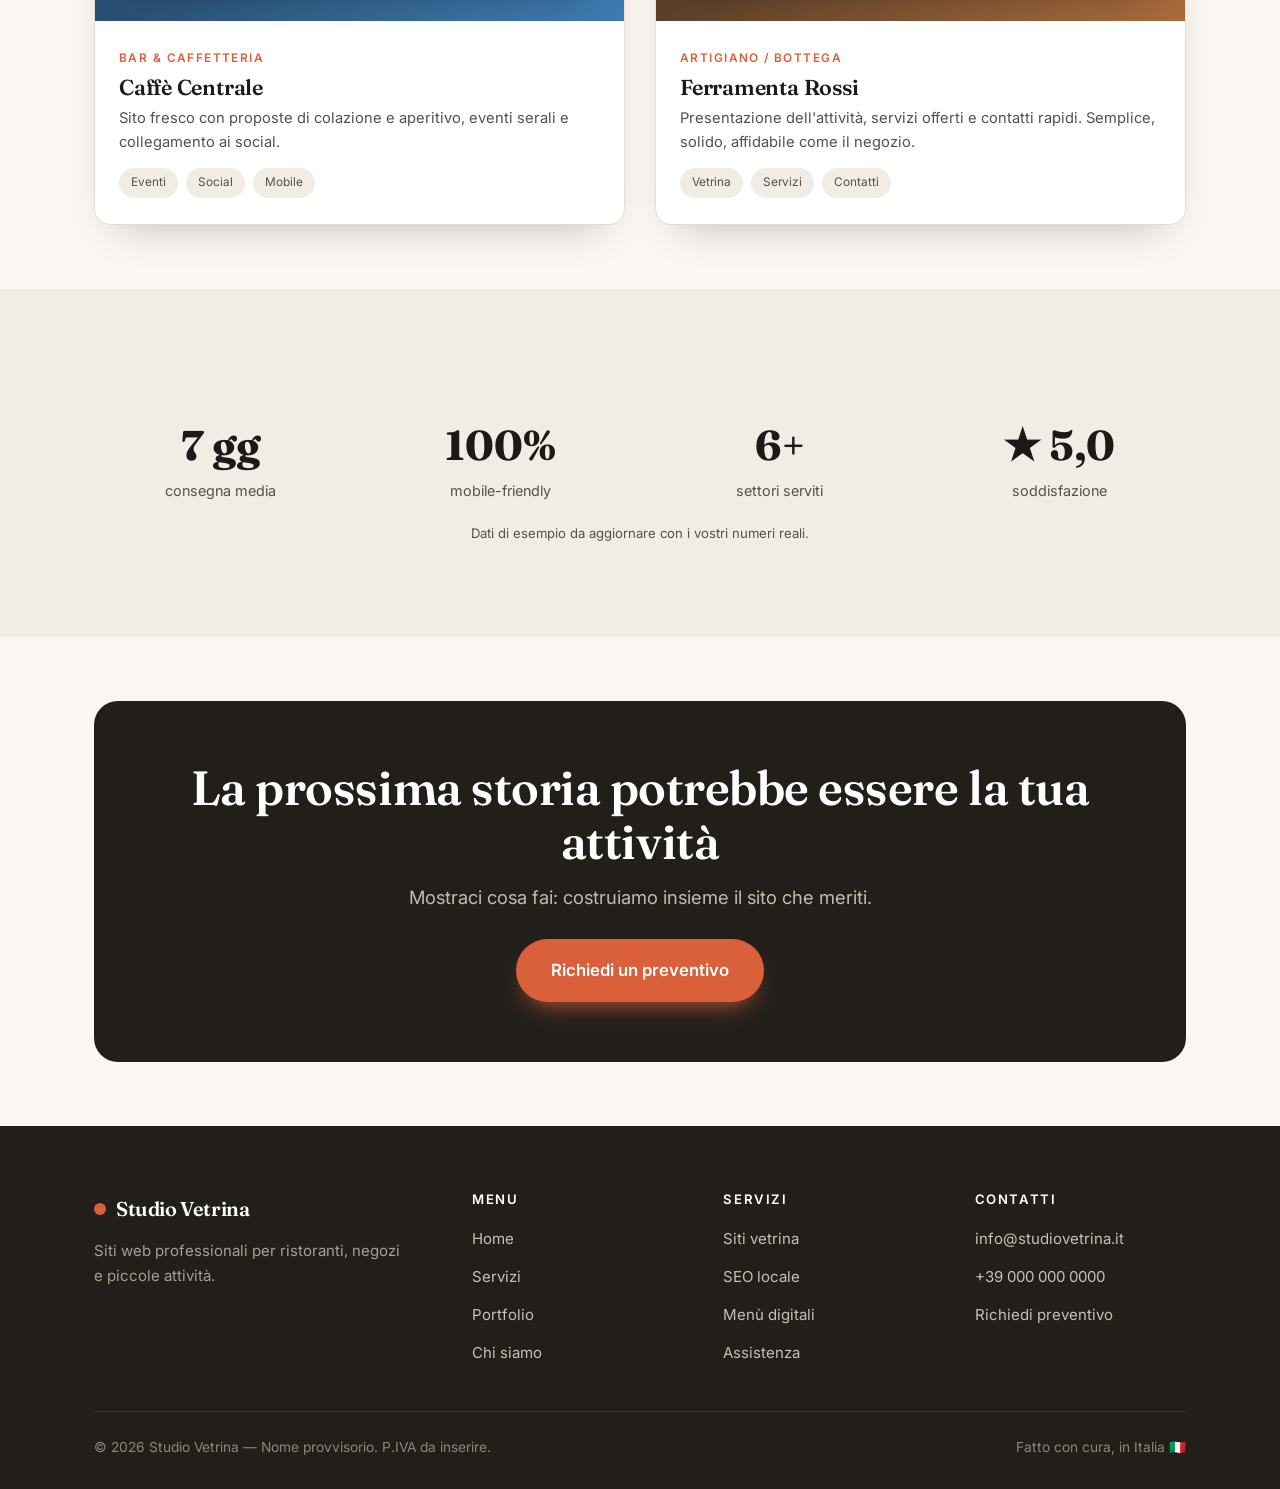
<file: portfolio.html>
<!DOCTYPE html>
<html lang="it">
<head>
<meta charset="UTF-8">
<meta name="viewport" content="width=device-width, initial-scale=1.0">
<title>Portfolio — Studio Vetrina</title>
<meta name="description" content="I siti web che realizziamo per ristoranti, negozi e attività locali. Guarda alcuni esempi del nostro stile.">
<link rel="preconnect" href="https://fonts.googleapis.com">
<link rel="preconnect" href="https://fonts.gstatic.com" crossorigin>
<link href="https://fonts.googleapis.com/css2?family=Fraunces:opsz,wght@9..144,500;9..144,600&family=Inter:wght@400;500;600&display=swap" rel="stylesheet">
<link rel="stylesheet" href="css/style.css?v=4">
<script>(function(){var r=document.documentElement;try{var s=localStorage.getItem('theme');if(s==='dark'){r.classList.add('dark');}else if(s!=='light'&&window.matchMedia&&matchMedia('(prefers-color-scheme: dark)').matches){r.classList.add('dark');}}catch(e){}document.addEventListener('click',function(e){var b=e.target.closest?e.target.closest('#theme-toggle'):null;if(!b)return;r.classList.toggle('dark');try{localStorage.setItem('theme',r.classList.contains('dark')?'dark':'light');}catch(e){}b.setAttribute('aria-checked',r.classList.contains('dark'));});if(window.matchMedia){matchMedia('(prefers-color-scheme: dark)').addEventListener('change',function(ev){try{if(!localStorage.getItem('theme')){r.classList.toggle('dark',ev.matches);}}catch(e){}});}})();</script>
</head>
<body>

<header class="site-header">
  <div class="container">
    <nav class="nav">
      <a class="brand" href="index.html"><span class="dot"></span> Studio Vetrina</a>
      <ul class="nav-links">
        <li><a href="index.html">Home</a></li>
        <li><a href="servizi.html">Servizi</a></li>
        <li><a href="portfolio.html" class="active">Portfolio</a></li>
        <li><a href="chi-siamo.html">Chi siamo</a></li>
        <li><a href="contatti.html">Contatti</a></li>
        <li class="nav-cta"><a class="btn btn-primary" href="contatti.html">Richiedi preventivo</a></li>
      </ul>
      <button class="theme-switch" id="theme-toggle" role="switch" aria-checked="false" aria-label="Cambia tema chiaro/scuro"><span class="ts-stars"></span><span class="ts-sun"></span><span class="ts-moon"></span></button>
      <button class="nav-toggle" aria-label="Menu"><span></span><span></span><span></span></button>
    </nav>
  </div>
</header>

<section class="page-hero">
  <div class="container reveal">
    <span class="eyebrow">Portfolio</span>
    <h1>Progetti che parlano di risultati</h1>
    <p class="lead">Ogni attività ha una storia diversa. Questi esempi mostrano come la trasformiamo in un sito che porta clienti. <em>(Anteprime dimostrative: qui inseriremo i vostri lavori reali.)</em></p>
  </div>
</section>

<section class="section-sm">
  <div class="container">
    <div class="folio">

      <article class="folio-item reveal">
        <div class="folio-visual" style="background:linear-gradient(135deg,#7a2e1e,#c2603e);">
          <div class="fake-site"><div class="fake-top" style="background:#7a2e1e;">Trattoria da Nonna</div>
            <div class="fake-hero"><div class="t">Cucina di casa dal 1978</div><div class="s">Prenota il tuo tavolo online</div><span class="b" style="background:#c2603e;">Prenota ora</span></div></div>
        </div>
        <div class="folio-body"><span class="cat">Ristorante</span><h3>Trattoria da Nonna</h3><p>Un sito caldo e invitante con menù digitale, galleria dei piatti e prenotazione via WhatsApp. Le prenotazioni telefoniche si sono ridotte, quelle online cresciute.</p>
          <div class="folio-tags"><span class="tag">Menù online</span><span class="tag">Prenotazioni</span><span class="tag">SEO locale</span></div></div>
      </article>

      <article class="folio-item reveal">
        <div class="folio-visual" style="background:linear-gradient(135deg,#274b3f,#4c8a6f);">
          <div class="fake-site"><div class="fake-top" style="background:#274b3f;">Bottega Verde</div>
            <div class="fake-hero"><div class="t">Frutta e verdura bio</div><div class="s">Consegna a domicilio in zona</div><span class="b" style="background:#4c8a6f;">Ordina</span></div></div>
        </div>
        <div class="folio-body"><span class="cat">Negozio alimentari</span><h3>Bottega Verde</h3><p>Vetrina prodotti con catalogo aggiornabile, orari e modulo ordini per la consegna a domicilio nel quartiere.</p>
          <div class="folio-tags"><span class="tag">Catalogo</span><span class="tag">Ordini</span><span class="tag">Mappa</span></div></div>
      </article>

      <article class="folio-item reveal">
        <div class="folio-visual" style="background:linear-gradient(135deg,#2b2540,#6c5ba0);">
          <div class="fake-site"><div class="fake-top" style="background:#2b2540;">Studio Forbici</div>
            <div class="fake-hero"><div class="t">Il tuo hair stylist</div><div class="s">Prenota il tuo appuntamento</div><span class="b" style="background:#6c5ba0;">Prenota</span></div></div>
        </div>
        <div class="folio-body"><span class="cat">Parrucchiere</span><h3>Studio Forbici</h3><p>Sito elegante con listino servizi, galleria dei tagli e sistema di prenotazione appuntamenti online.</p>
          <div class="folio-tags"><span class="tag">Listino</span><span class="tag">Appuntamenti</span><span class="tag">Gallery</span></div></div>
      </article>

      <article class="folio-item reveal">
        <div class="folio-visual" style="background:linear-gradient(135deg,#5a3b17,#c99a4e);">
          <div class="fake-site"><div class="fake-top" style="background:#5a3b17;">Forno Aurora</div>
            <div class="fake-hero"><div class="t">Pane e dolci freschi</div><div class="s">Ogni giorno dalle 6:30</div><span class="b" style="background:#c99a4e;">Il forno</span></div></div>
        </div>
        <div class="folio-body"><span class="cat">Panetteria</span><h3>Forno Aurora</h3><p>Vetrina accogliente con prodotti del giorno, orari di apertura e ordinazioni per feste ed eventi.</p>
          <div class="folio-tags"><span class="tag">Prodotti</span><span class="tag">Orari</span><span class="tag">Ordini eventi</span></div></div>
      </article>

      <article class="folio-item reveal">
        <div class="folio-visual" style="background:linear-gradient(135deg,#1f3a56,#3f7bb0);">
          <div class="fake-site"><div class="fake-top" style="background:#1f3a56;">Caffè Centrale</div>
            <div class="fake-hero"><div class="t">Colazioni &amp; aperitivi</div><div class="s">Nel cuore della piazza</div><span class="b" style="background:#3f7bb0;">Scopri</span></div></div>
        </div>
        <div class="folio-body"><span class="cat">Bar &amp; Caffetteria</span><h3>Caffè Centrale</h3><p>Sito fresco con proposte di colazione e aperitivo, eventi serali e collegamento ai social.</p>
          <div class="folio-tags"><span class="tag">Eventi</span><span class="tag">Social</span><span class="tag">Mobile</span></div></div>
      </article>

      <article class="folio-item reveal">
        <div class="folio-visual" style="background:linear-gradient(135deg,#3a2c22,#a86b3c);">
          <div class="fake-site"><div class="fake-top" style="background:#3a2c22;">Ferramenta Rossi</div>
            <div class="fake-hero"><div class="t">Al tuo servizio dal 1990</div><div class="s">Consulenza e vendita</div><span class="b" style="background:#a86b3c;">Contatti</span></div></div>
        </div>
        <div class="folio-body"><span class="cat">Artigiano / Bottega</span><h3>Ferramenta Rossi</h3><p>Presentazione dell'attività, servizi offerti e contatti rapidi. Semplice, solido, affidabile come il negozio.</p>
          <div class="folio-tags"><span class="tag">Vetrina</span><span class="tag">Servizi</span><span class="tag">Contatti</span></div></div>
      </article>

    </div>
  </div>
</section>

<section class="section bg-alt">
  <div class="container">
    <div class="grid grid-4 center">
      <div class="reveal"><div class="hero-trust" style="display:block;"><b style="font-size:2.6rem;">7 gg</b>consegna media</div></div>
      <div class="reveal"><div class="hero-trust" style="display:block;"><b style="font-size:2.6rem;">100%</b>mobile-friendly</div></div>
      <div class="reveal"><div class="hero-trust" style="display:block;"><b style="font-size:2.6rem;">6+</b>settori serviti</div></div>
      <div class="reveal"><div class="hero-trust" style="display:block;"><b style="font-size:2.6rem;">★ 5,0</b>soddisfazione</div></div>
    </div>
    <p class="center form-note" style="margin-top:20px;">Dati di esempio da aggiornare con i vostri numeri reali.</p>
  </div>
</section>

<section class="section-sm">
  <div class="container">
    <div class="cta-band bg-dark reveal">
      <h2>La prossima storia potrebbe essere la tua attività</h2>
      <p class="lead center">Mostraci cosa fai: costruiamo insieme il sito che meriti.</p>
      <div class="hero-cta"><a class="btn btn-primary btn-lg" href="contatti.html">Richiedi un preventivo</a></div>
    </div>
  </div>
</section>

<footer class="site-footer">
  <div class="container">
    <div class="foot-grid">
      <div><div class="brand"><span class="dot"></span> Studio Vetrina</div><p>Siti web professionali per ristoranti, negozi e piccole attività.</p></div>
      <div><h4>Menu</h4><ul><li><a href="index.html">Home</a></li><li><a href="servizi.html">Servizi</a></li><li><a href="portfolio.html">Portfolio</a></li><li><a href="chi-siamo.html">Chi siamo</a></li></ul></div>
      <div><h4>Servizi</h4><ul><li><a href="servizi.html">Siti vetrina</a></li><li><a href="servizi.html">SEO locale</a></li><li><a href="servizi.html">Menù digitali</a></li><li><a href="servizi.html">Assistenza</a></li></ul></div>
      <div><h4>Contatti</h4><ul><li><a href="mailto:info@studiovetrina.it">info@studiovetrina.it</a></li><li><a href="tel:+390000000000">+39 000 000 0000</a></li><li><a href="contatti.html">Richiedi preventivo</a></li></ul></div>
    </div>
    <div class="foot-bottom"><span>© 2026 Studio Vetrina — Nome provvisorio. P.IVA da inserire.</span><span>Fatto con cura, in Italia 🇮🇹</span></div>
  </div>
</footer>

<script src="js/main.js?v=4"></script>
</body>
</html>
</file>
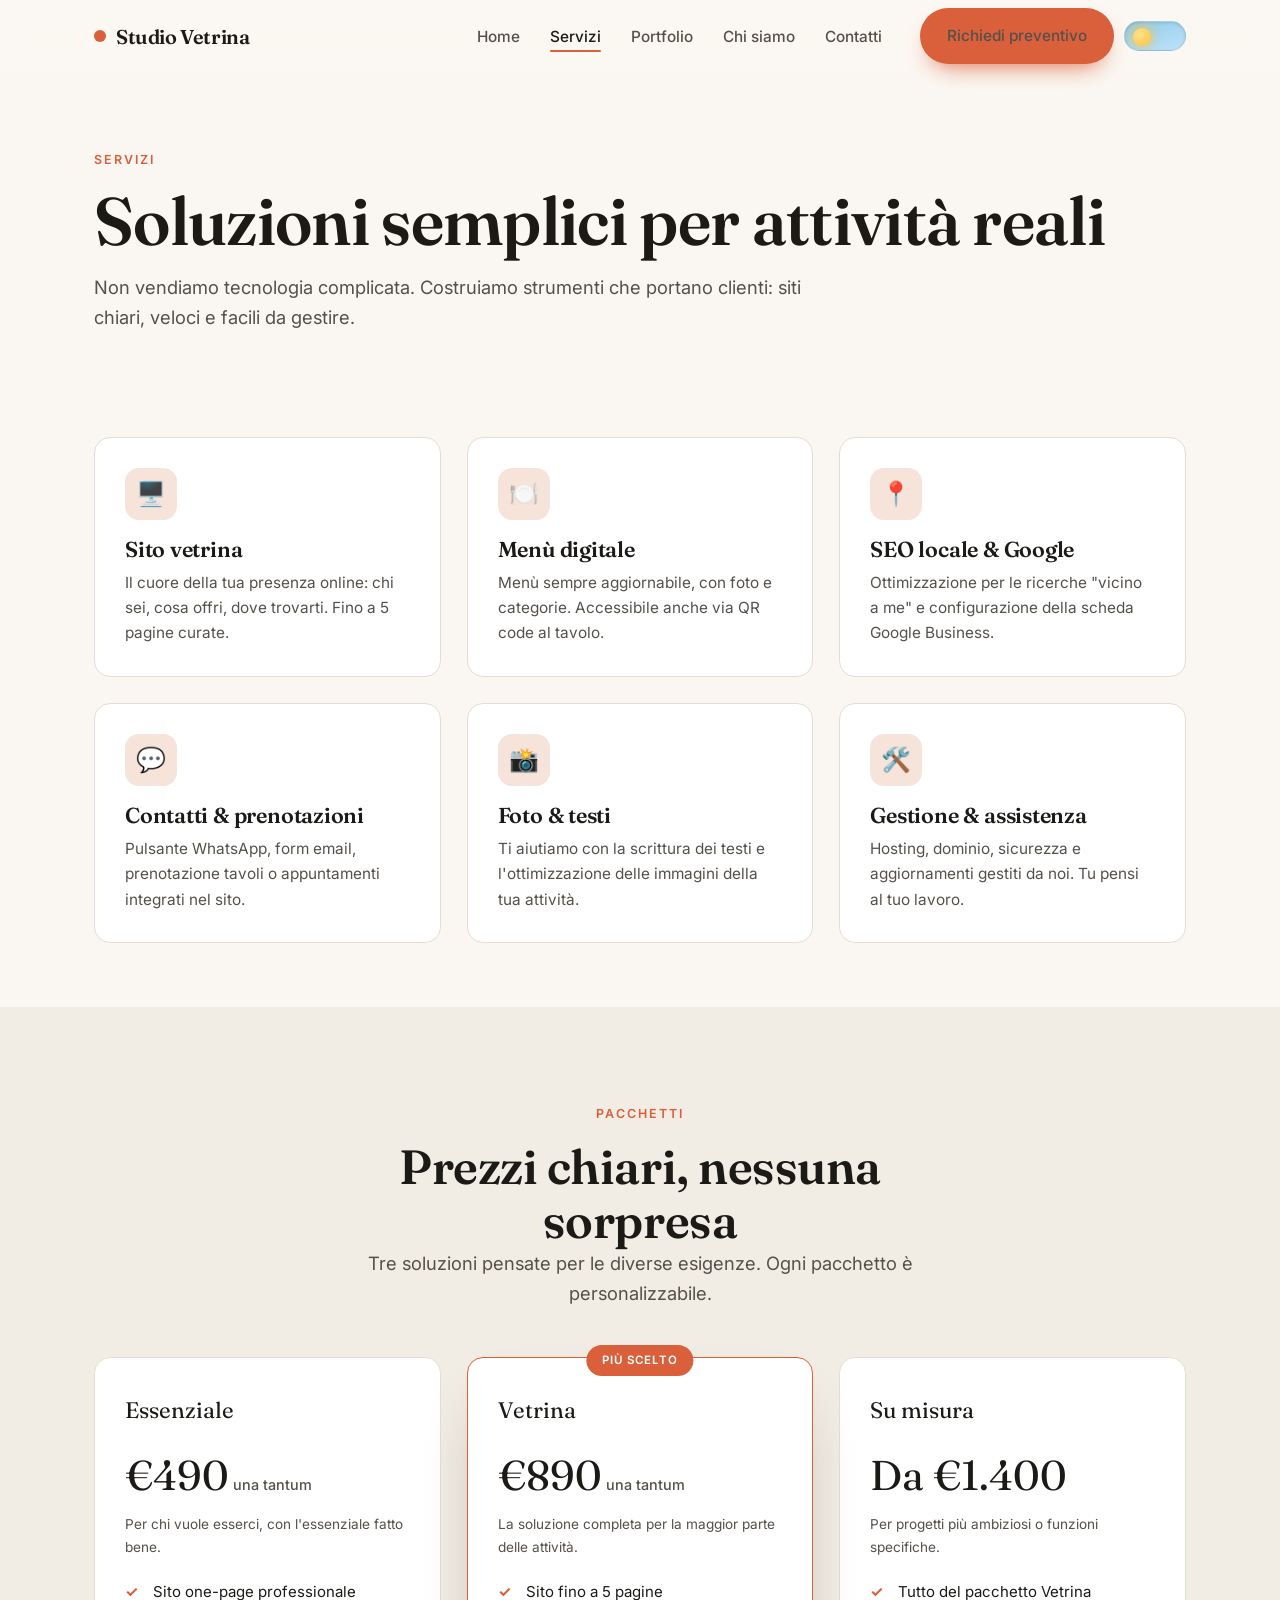
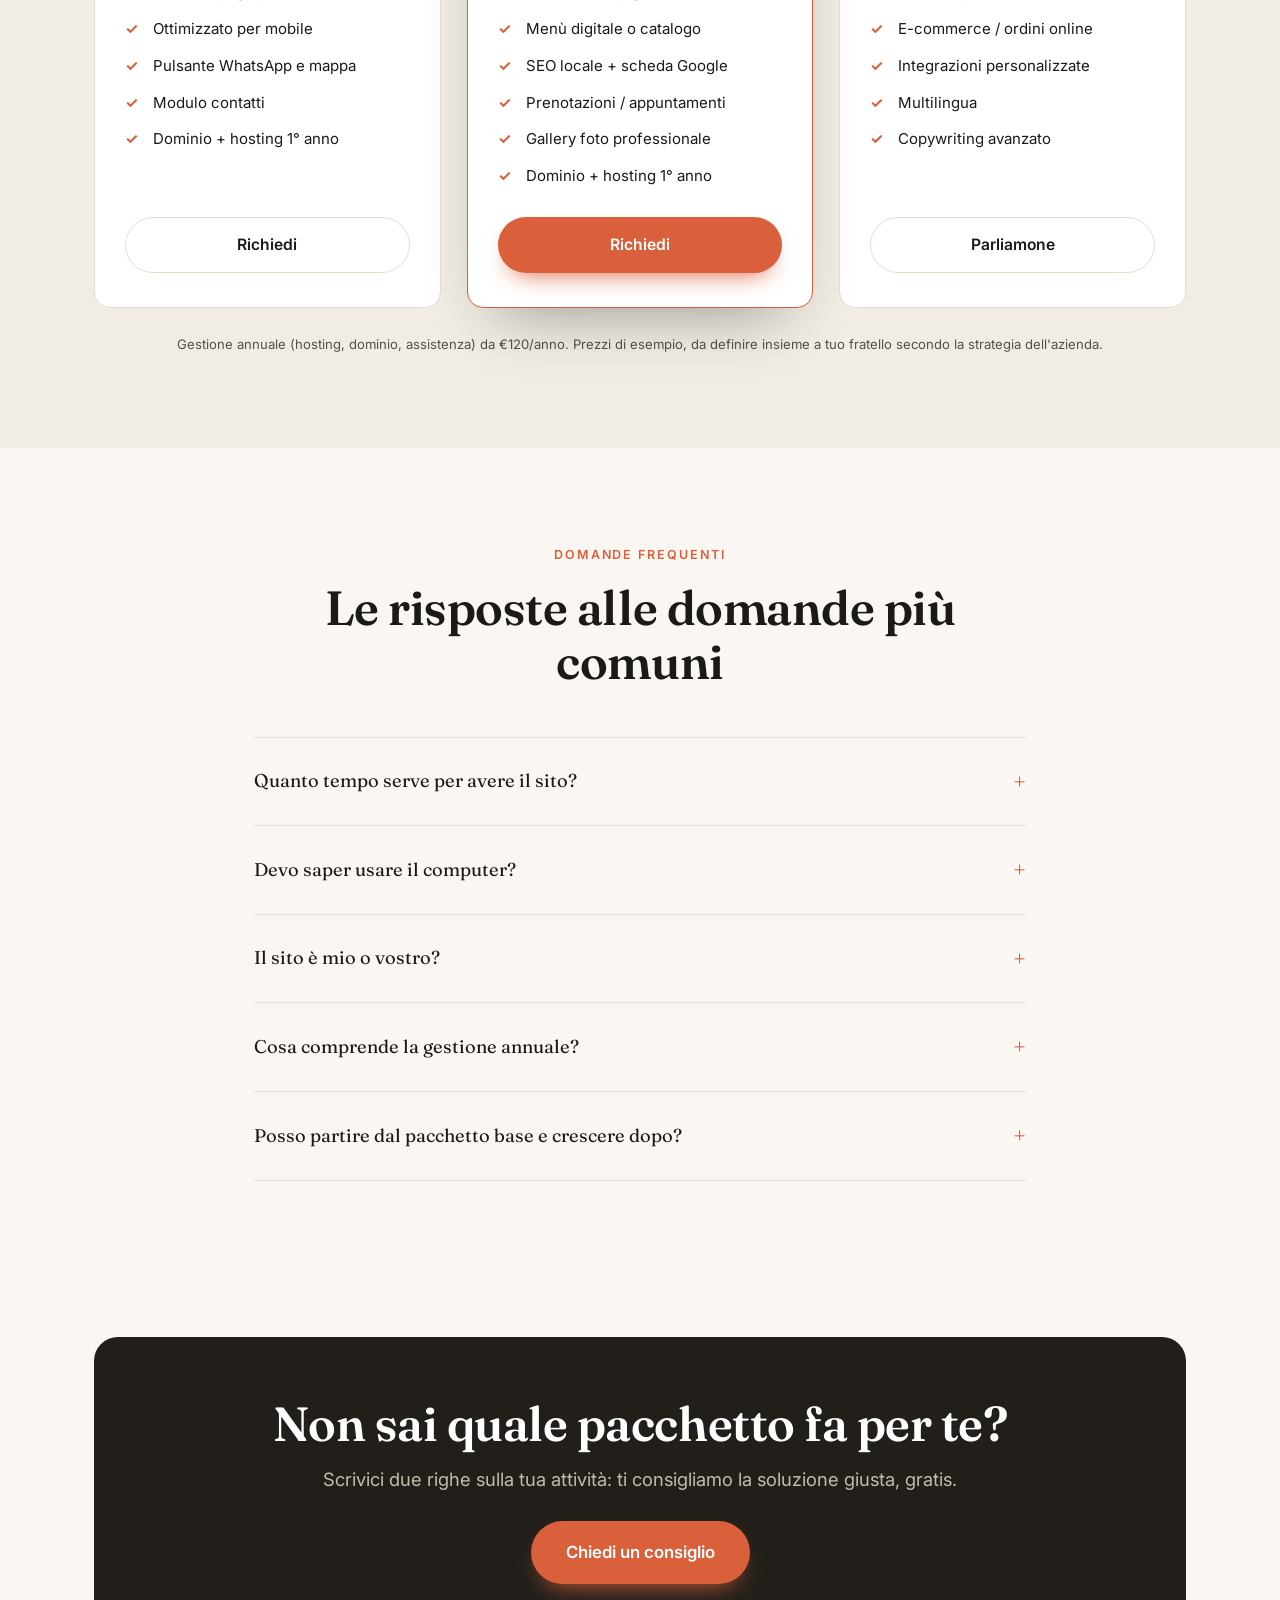
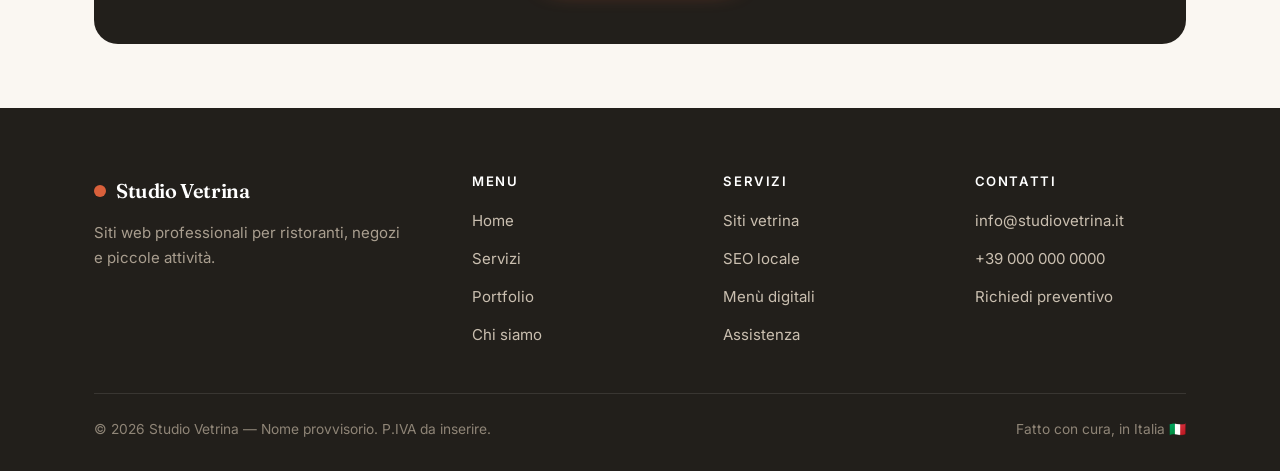
<file: servizi.html>
<!DOCTYPE html>
<html lang="it">
<head>
<meta charset="UTF-8">
<meta name="viewport" content="width=device-width, initial-scale=1.0">
<title>Servizi e pacchetti — Studio Vetrina</title>
<meta name="description" content="Siti vetrina, menù digitali, SEO locale e assistenza. Pacchetti chiari e su misura per ristoranti e piccole attività.">
<link rel="preconnect" href="https://fonts.googleapis.com">
<link rel="preconnect" href="https://fonts.gstatic.com" crossorigin>
<link href="https://fonts.googleapis.com/css2?family=Fraunces:opsz,wght@9..144,500;9..144,600&family=Inter:wght@400;500;600&display=swap" rel="stylesheet">
<link rel="stylesheet" href="css/style.css?v=4">
<script>(function(){var r=document.documentElement;try{var s=localStorage.getItem('theme');if(s==='dark'){r.classList.add('dark');}else if(s!=='light'&&window.matchMedia&&matchMedia('(prefers-color-scheme: dark)').matches){r.classList.add('dark');}}catch(e){}document.addEventListener('click',function(e){var b=e.target.closest?e.target.closest('#theme-toggle'):null;if(!b)return;r.classList.toggle('dark');try{localStorage.setItem('theme',r.classList.contains('dark')?'dark':'light');}catch(e){}b.setAttribute('aria-checked',r.classList.contains('dark'));});if(window.matchMedia){matchMedia('(prefers-color-scheme: dark)').addEventListener('change',function(ev){try{if(!localStorage.getItem('theme')){r.classList.toggle('dark',ev.matches);}}catch(e){}});}})();</script>
</head>
<body>

<header class="site-header">
  <div class="container">
    <nav class="nav">
      <a class="brand" href="index.html"><span class="dot"></span> Studio Vetrina</a>
      <ul class="nav-links">
        <li><a href="index.html">Home</a></li>
        <li><a href="servizi.html" class="active">Servizi</a></li>
        <li><a href="portfolio.html">Portfolio</a></li>
        <li><a href="chi-siamo.html">Chi siamo</a></li>
        <li><a href="contatti.html">Contatti</a></li>
        <li class="nav-cta"><a class="btn btn-primary" href="contatti.html">Richiedi preventivo</a></li>
      </ul>
      <button class="theme-switch" id="theme-toggle" role="switch" aria-checked="false" aria-label="Cambia tema chiaro/scuro"><span class="ts-stars"></span><span class="ts-sun"></span><span class="ts-moon"></span></button>
      <button class="nav-toggle" aria-label="Menu"><span></span><span></span><span></span></button>
    </nav>
  </div>
</header>

<section class="page-hero">
  <div class="container reveal">
    <span class="eyebrow">Servizi</span>
    <h1>Soluzioni semplici per attività reali</h1>
    <p class="lead">Non vendiamo tecnologia complicata. Costruiamo strumenti che portano clienti: siti chiari, veloci e facili da gestire.</p>
  </div>
</section>

<section class="section-sm">
  <div class="container">
    <div class="grid grid-3">
      <div class="card reveal"><div class="ico">🖥️</div><h3>Sito vetrina</h3><p>Il cuore della tua presenza online: chi sei, cosa offri, dove trovarti. Fino a 5 pagine curate.</p></div>
      <div class="card reveal"><div class="ico">🍽️</div><h3>Menù digitale</h3><p>Menù sempre aggiornabile, con foto e categorie. Accessibile anche via QR code al tavolo.</p></div>
      <div class="card reveal"><div class="ico">📍</div><h3>SEO locale &amp; Google</h3><p>Ottimizzazione per le ricerche "vicino a me" e configurazione della scheda Google Business.</p></div>
      <div class="card reveal"><div class="ico">💬</div><h3>Contatti &amp; prenotazioni</h3><p>Pulsante WhatsApp, form email, prenotazione tavoli o appuntamenti integrati nel sito.</p></div>
      <div class="card reveal"><div class="ico">📸</div><h3>Foto &amp; testi</h3><p>Ti aiutiamo con la scrittura dei testi e l'ottimizzazione delle immagini della tua attività.</p></div>
      <div class="card reveal"><div class="ico">🛠️</div><h3>Gestione &amp; assistenza</h3><p>Hosting, dominio, sicurezza e aggiornamenti gestiti da noi. Tu pensi al tuo lavoro.</p></div>
    </div>
  </div>
</section>

<!-- PREZZI -->
<section class="section bg-alt">
  <div class="container">
    <div class="sec-head center reveal">
      <span class="eyebrow">Pacchetti</span>
      <h2>Prezzi chiari, nessuna sorpresa</h2>
      <p class="lead center">Tre soluzioni pensate per le diverse esigenze. Ogni pacchetto è personalizzabile.</p>
    </div>
    <div class="price-grid">
      <div class="price reveal">
        <div class="name">Essenziale</div>
        <div class="amount">€490<small> una tantum</small></div>
        <p class="note">Per chi vuole esserci, con l'essenziale fatto bene.</p>
        <ul>
          <li>Sito one-page professionale</li>
          <li>Ottimizzato per mobile</li>
          <li>Pulsante WhatsApp e mappa</li>
          <li>Modulo contatti</li>
          <li>Dominio + hosting 1° anno</li>
        </ul>
        <a class="btn btn-ghost" href="contatti.html">Richiedi</a>
      </div>
      <div class="price featured reveal">
        <span class="badge">Più scelto</span>
        <div class="name">Vetrina</div>
        <div class="amount">€890<small> una tantum</small></div>
        <p class="note">La soluzione completa per la maggior parte delle attività.</p>
        <ul>
          <li>Sito fino a 5 pagine</li>
          <li>Menù digitale o catalogo</li>
          <li>SEO locale + scheda Google</li>
          <li>Prenotazioni / appuntamenti</li>
          <li>Gallery foto professionale</li>
          <li>Dominio + hosting 1° anno</li>
        </ul>
        <a class="btn btn-primary" href="contatti.html">Richiedi</a>
      </div>
      <div class="price reveal">
        <div class="name">Su misura</div>
        <div class="amount">Da €1.400</div>
        <p class="note">Per progetti più ambiziosi o funzioni specifiche.</p>
        <ul>
          <li>Tutto del pacchetto Vetrina</li>
          <li>E-commerce / ordini online</li>
          <li>Integrazioni personalizzate</li>
          <li>Multilingua</li>
          <li>Copywriting avanzato</li>
        </ul>
        <a class="btn btn-ghost" href="contatti.html">Parliamone</a>
      </div>
    </div>
    <p class="center form-note" style="margin-top:26px;">Gestione annuale (hosting, dominio, assistenza) da €120/anno. Prezzi di esempio, da definire insieme a tuo fratello secondo la strategia dell'azienda.</p>
  </div>
</section>

<!-- FAQ -->
<section class="section">
  <div class="container" style="max-width:820px;">
    <div class="sec-head center reveal"><span class="eyebrow">Domande frequenti</span><h2>Le risposte alle domande più comuni</h2></div>
    <div class="faq reveal">
      <details><summary>Quanto tempo serve per avere il sito?</summary><p>In media 7 giorni lavorativi dal momento in cui riceviamo testi e foto. I progetti su misura possono richiedere di più.</p></details>
      <details><summary>Devo saper usare il computer?</summary><p>No. Ci occupiamo noi di tutto. Se vuoi gestire in autonomia alcune parti (es. il menù), ti mostriamo come farlo in modo semplice.</p></details>
      <details><summary>Il sito è mio o vostro?</summary><p>Il sito e il dominio sono tuoi. Noi ci occupiamo della realizzazione e, se vuoi, della gestione tecnica.</p></details>
      <details><summary>Cosa comprende la gestione annuale?</summary><p>Hosting, rinnovo dominio, certificato di sicurezza, aggiornamenti e piccole modifiche ai contenuti.</p></details>
      <details><summary>Posso partire dal pacchetto base e crescere dopo?</summary><p>Certo. Molti clienti iniziano con l'Essenziale e aggiungono funzioni quando l'attività cresce.</p></details>
    </div>
  </div>
</section>

<section class="section-sm">
  <div class="container">
    <div class="cta-band bg-dark reveal">
      <h2>Non sai quale pacchetto fa per te?</h2>
      <p class="lead center">Scrivici due righe sulla tua attività: ti consigliamo la soluzione giusta, gratis.</p>
      <div class="hero-cta"><a class="btn btn-primary btn-lg" href="contatti.html">Chiedi un consiglio</a></div>
    </div>
  </div>
</section>

<footer class="site-footer">
  <div class="container">
    <div class="foot-grid">
      <div><div class="brand"><span class="dot"></span> Studio Vetrina</div><p>Siti web professionali per ristoranti, negozi e piccole attività.</p></div>
      <div><h4>Menu</h4><ul><li><a href="index.html">Home</a></li><li><a href="servizi.html">Servizi</a></li><li><a href="portfolio.html">Portfolio</a></li><li><a href="chi-siamo.html">Chi siamo</a></li></ul></div>
      <div><h4>Servizi</h4><ul><li><a href="servizi.html">Siti vetrina</a></li><li><a href="servizi.html">SEO locale</a></li><li><a href="servizi.html">Menù digitali</a></li><li><a href="servizi.html">Assistenza</a></li></ul></div>
      <div><h4>Contatti</h4><ul><li><a href="mailto:info@studiovetrina.it">info@studiovetrina.it</a></li><li><a href="tel:+390000000000">+39 000 000 0000</a></li><li><a href="contatti.html">Richiedi preventivo</a></li></ul></div>
    </div>
    <div class="foot-bottom"><span>© 2026 Studio Vetrina — Nome provvisorio. P.IVA da inserire.</span><span>Fatto con cura, in Italia 🇮🇹</span></div>
  </div>
</footer>

<script src="js/main.js?v=4"></script>
</body>
</html>
</file>
<file: css/style.css>
/* ============================================================
   STUDIO VETRINA — Foglio di stile globale
   Nome "Studio Vetrina" = PROVVISORIO. Cerca e sostituisci
   "Studio Vetrina" con il nome definitivo quando lo scegliete.
   ============================================================ */

:root {
  /* Palette: minimal caldo */
  --ink:        #1c1a17;   /* testo principale */
  --ink-soft:   #55504a;   /* testo secondario */
  --paper:      #faf7f2;   /* sfondo chiaro */
  --paper-2:    #f2ede4;   /* sfondo sezioni alternate */
  --card:       #ffffff;
  --line:       #e6ddd0;   /* bordi */
  --accent:     #d9603b;   /* terracotta caldo */
  --accent-dk:  #b74a29;
  --accent-soft:#f6e3da;
  --dark:       #221f1b;   /* sezioni scure */

  --radius: 16px;
  --radius-sm: 10px;
  --shadow: 0 18px 40px -24px rgba(28,26,23,.35);
  --shadow-lg: 0 30px 60px -30px rgba(28,26,23,.45);
  --maxw: 1140px;
  --font: "Inter", system-ui, -apple-system, "Segoe UI", Roboto, sans-serif;
  --serif: "Fraunces", Georgia, "Times New Roman", serif;
  --header-bg: rgba(250,247,242,.82);
}

/* ---------- Tema scuro ---------- */
html.dark {
  --ink:        #f0eae1;
  --ink-soft:   #a89e91;
  --paper:      #16140f;
  --paper-2:    #201d16;
  --card:       #211d16;
  --line:       #37312a;
  --accent:     #e5764d;
  --accent-dk:  #c95e37;
  --accent-soft:rgba(229,118,77,.16);
  --dark:       #0f0d0a;
  --header-bg:  rgba(22,20,15,.82);
}
body { transition: background .3s ease, color .3s ease; }

* { box-sizing: border-box; margin: 0; padding: 0; }

html { scroll-behavior: smooth; }

body {
  font-family: var(--font);
  color: var(--ink);
  background: var(--paper);
  line-height: 1.65;
  -webkit-font-smoothing: antialiased;
  overflow-x: hidden;
}

h1, h2, h3, h4 { font-family: var(--serif); font-weight: 600; line-height: 1.12; letter-spacing: -.01em; }
h1 { font-size: clamp(2.4rem, 6vw, 4.2rem); }
h2 { font-size: clamp(1.9rem, 4vw, 3rem); }
h3 { font-size: 1.35rem; }
p  { color: var(--ink-soft); }
a  { color: inherit; text-decoration: none; }
img { max-width: 100%; display: block; }

.container { width: 100%; max-width: var(--maxw); margin: 0 auto; padding: 0 24px; }
.section { padding: 92px 0; }
.section-sm { padding: 64px 0; }
.bg-alt { background: var(--paper-2); }
.bg-dark { background: var(--dark); color: #f4efe8; }
.bg-dark p { color: #c4bbae; }
.bg-dark h1, .bg-dark h2, .bg-dark h3 { color: #fff; }

.eyebrow {
  display: inline-block; font-family: var(--font); font-weight: 600;
  font-size: .78rem; letter-spacing: .16em; text-transform: uppercase;
  color: var(--accent); margin-bottom: 16px;
}
.lead { font-size: 1.15rem; max-width: 62ch; }
.center { text-align: center; margin-left: auto; margin-right: auto; }

/* Buttons */
.btn {
  display: inline-flex; align-items: center; gap: 10px;
  font-weight: 600; font-size: .98rem;
  padding: 14px 26px; border-radius: 100px; border: 1.5px solid transparent;
  cursor: pointer; transition: transform .18s ease, box-shadow .2s ease, background .2s ease;
}
.btn:hover { transform: translateY(-2px); }
.btn-primary { background: var(--accent); color: #fff; box-shadow: 0 12px 24px -12px var(--accent); }
.btn-primary:hover { background: var(--accent-dk); }
.btn-ghost { border-color: var(--line); color: var(--ink); background: transparent; }
.btn-ghost:hover { border-color: var(--ink); }
.bg-dark .btn-ghost { border-color: rgba(255,255,255,.25); color: #fff; }
.btn-lg { padding: 17px 34px; font-size: 1.05rem; }

/* ---------- Header / Nav ---------- */
.site-header {
  position: sticky; top: 0; z-index: 100;
  background: var(--header-bg);
  backdrop-filter: saturate(160%) blur(12px);
  border-bottom: 1px solid transparent;
  transition: border-color .2s ease, box-shadow .2s ease;
}
.site-header.scrolled { border-color: var(--line); box-shadow: 0 6px 24px -18px rgba(0,0,0,.3); }
.nav { display: flex; align-items: center; gap: 10px; height: 72px; }
.brand { display: flex; align-items: center; gap: 10px; margin-right: auto; font-family: var(--serif); font-weight: 600; font-size: 1.25rem; letter-spacing: -.02em; }
.brand .dot { width: 12px; height: 12px; border-radius: 50%; background: var(--accent); display: inline-block; }
.nav-links { display: flex; align-items: center; gap: 30px; list-style: none; }
.nav-links a { font-size: .96rem; font-weight: 500; color: var(--ink-soft); position: relative; transition: color .18s; }
.nav-links a:hover, .nav-links a.active { color: var(--ink); }
.nav-links a.active::after {
  content: ""; position: absolute; left: 0; bottom: -6px; width: 100%; height: 2px; background: var(--accent); border-radius: 2px;
}
.nav-cta { margin-left: 8px; }
.nav-toggle { display: none; background: none; border: 0; cursor: pointer; padding: 8px; }
.nav-toggle span { display: block; width: 24px; height: 2px; background: var(--ink); margin: 5px 0; transition: .25s; border-radius: 2px; }

/* ---------- Hero ---------- */
.hero { padding: 96px 0 84px; position: relative; }
.hero-grid { display: grid; grid-template-columns: 1.05fr .95fr; gap: 56px; align-items: center; }
.hero h1 span { color: var(--accent); }
.hero .lead { margin: 22px 0 32px; }
.hero-cta { display: flex; gap: 14px; flex-wrap: wrap; }
.hero-trust { margin-top: 30px; display: flex; gap: 26px; flex-wrap: wrap; color: var(--ink-soft); font-size: .9rem; }
.hero-trust b { color: var(--ink); font-family: var(--serif); font-size: 1.4rem; display: block; }

/* mockup browser in hero */
.mockup {
  background: var(--card); border-radius: var(--radius); border: 1px solid var(--line);
  box-shadow: var(--shadow-lg); overflow: hidden; transform: rotate(1.2deg);
  transition: transform .4s ease;
}
.mockup:hover { transform: rotate(0deg) translateY(-4px); }
.mockup-bar { display: flex; align-items: center; gap: 7px; padding: 12px 14px; background: var(--paper-2); border-bottom: 1px solid var(--line); }
.mockup-bar i { width: 11px; height: 11px; border-radius: 50%; background: #d9d1c4; }
.mockup-bar i:nth-child(1){ background:#f2705a; } .mockup-bar i:nth-child(2){ background:#f4b942; } .mockup-bar i:nth-child(3){ background:#8bc48a; }
.mockup-url { margin-left: 10px; font-size: .72rem; color: var(--ink-soft); background: var(--paper); padding: 4px 12px; border-radius: 100px; flex: 1; }
.mockup-body { padding: 26px; background: linear-gradient(160deg, #fff, #fbf6ef); }
.mock-tag { font-size: .68rem; letter-spacing:.14em; text-transform: uppercase; color: var(--accent); font-weight: 600; }
.mock-h { font-family: var(--serif); font-size: 1.7rem; margin: 8px 0 10px; }
.mock-line { height: 9px; background: var(--paper-2); border-radius: 6px; margin: 8px 0; }
.mock-line.short { width: 55%; }
.mock-btn { display:inline-block; margin-top: 14px; background: var(--accent); color:#fff; font-size:.8rem; font-weight:600; padding: 9px 18px; border-radius: 100px; }

/* ---------- Grids / Cards ---------- */
.grid { display: grid; gap: 26px; }
.grid-3 { grid-template-columns: repeat(3, 1fr); }
.grid-2 { grid-template-columns: repeat(2, 1fr); }
.grid-4 { grid-template-columns: repeat(4, 1fr); }

.card {
  background: var(--card); border: 1px solid var(--line); border-radius: var(--radius);
  padding: 30px; transition: transform .22s ease, box-shadow .22s ease, border-color .22s;
}
.card:hover { transform: translateY(-5px); box-shadow: var(--shadow); border-color: #d8cbb8; }
.card .ico {
  width: 52px; height: 52px; border-radius: 14px; background: var(--accent-soft);
  display: grid; place-items: center; font-size: 1.5rem; margin-bottom: 18px;
}
.card h3 { margin-bottom: 8px; }
.card p { font-size: .96rem; }

/* section header */
.sec-head { max-width: 640px; margin-bottom: 48px; }
.sec-head.center { margin-left:auto; margin-right:auto; }

/* ---------- Portfolio ---------- */
.folio { display: grid; grid-template-columns: repeat(2, 1fr); gap: 30px; }
.folio-item {
  border-radius: var(--radius); overflow: hidden; border: 1px solid var(--line);
  background: var(--card); box-shadow: var(--shadow); transition: transform .25s ease;
}
.folio-item:hover { transform: translateY(-6px); }
.folio-visual { height: 230px; position: relative; overflow: hidden; display: grid; place-items: center; padding: 26px; }
.folio-visual .fake-site { width: 100%; background: #fff; border-radius: 10px; box-shadow: 0 16px 30px -18px rgba(0,0,0,.35); overflow: hidden; }
.folio-visual .fake-top { height: 46px; display:flex; align-items:center; justify-content:space-between; padding: 0 14px; color:#fff; font-family: var(--serif); font-weight:600; font-size:.85rem; }
.folio-visual .fake-hero { padding: 16px 14px 18px; }
.folio-visual .fake-hero .t { font-family: var(--serif); font-weight:600; font-size: 1.05rem; color: var(--ink); }
.folio-visual .fake-hero .s { font-size:.72rem; color: var(--ink-soft); margin-top:4px; }
.folio-visual .fake-hero .b { display:inline-block; margin-top:10px; font-size:.68rem; font-weight:600; color:#fff; padding:6px 12px; border-radius:100px; }
.folio-body { padding: 22px 24px 26px; }
.folio-body .cat { font-size:.74rem; letter-spacing:.12em; text-transform:uppercase; color: var(--accent); font-weight:600; }
.folio-body h3 { margin: 6px 0 6px; }
.folio-body p { font-size: .92rem; }
.folio-tags { margin-top: 14px; display: flex; gap: 8px; flex-wrap: wrap; }
.tag { font-size: .74rem; color: var(--ink-soft); background: var(--paper-2); padding: 5px 12px; border-radius: 100px; }

/* ---------- Steps ---------- */
.steps { counter-reset: step; display: grid; gap: 22px; }
.step { display: grid; grid-template-columns: 56px 1fr; gap: 20px; align-items: start; }
.step .n { counter-increment: step; width: 52px; height: 52px; border-radius: 50%; border: 1.5px solid var(--accent); color: var(--accent); font-family: var(--serif); font-size: 1.3rem; display: grid; place-items: center; }
.step .n::before { content: counter(step, decimal-leading-zero); }

/* ---------- Pricing ---------- */
.price-grid { display: grid; grid-template-columns: repeat(3,1fr); gap: 26px; align-items: stretch; }
.price { background: var(--card); border:1px solid var(--line); border-radius: var(--radius); padding: 34px 30px; display:flex; flex-direction:column; }
.price.featured { border-color: var(--accent); box-shadow: var(--shadow-lg); position: relative; }
.price.featured .badge { position:absolute; top:-13px; left:50%; transform:translateX(-50%); background: var(--accent); color:#fff; font-size:.72rem; font-weight:600; letter-spacing:.08em; text-transform:uppercase; padding:6px 16px; border-radius:100px; }
.price .name { font-family: var(--serif); font-size: 1.4rem; }
.price .amount { font-family: var(--serif); font-size: 2.6rem; margin: 12px 0 4px; }
.price .amount small { font-size:.9rem; color: var(--ink-soft); font-family: var(--font); font-weight: 500; }
.price .note { font-size:.85rem; margin-bottom: 22px; }
.price ul { list-style:none; display:grid; gap:12px; margin-bottom: 28px; }
.price li { font-size:.94rem; color: var(--ink); padding-left: 28px; position: relative; }
.price li::before { content:"✓"; position:absolute; left:0; color: var(--accent); font-weight:700; }
.price .btn { margin-top: auto; justify-content: center; }

/* ---------- Testimonials ---------- */
.quote { background: var(--card); border:1px solid var(--line); border-radius: var(--radius); padding: 30px; }
.quote p { font-family: var(--serif); font-size: 1.15rem; color: var(--ink); line-height:1.5; }
.quote .who { margin-top: 18px; display:flex; align-items:center; gap: 12px; }
.quote .av { width: 44px; height: 44px; border-radius: 50%; background: var(--accent-soft); color: var(--accent); display:grid; place-items:center; font-weight:700; }
.quote .who b { font-family: var(--font); font-size:.95rem; }
.quote .who span { font-size:.85rem; color: var(--ink-soft); }
.stars { color: var(--accent); margin-bottom: 12px; letter-spacing: 2px; }

/* ---------- CTA band ---------- */
.cta-band { border-radius: 24px; padding: 60px; text-align: center; }
.cta-band h2 { margin-bottom: 14px; }
.cta-band .hero-cta { justify-content: center; margin-top: 26px; }

/* ---------- Contact ---------- */
.contact-grid { display:grid; grid-template-columns: 1fr 1fr; gap: 48px; }
.field { margin-bottom: 18px; }
.field label { display:block; font-size:.88rem; font-weight:600; margin-bottom:7px; }
.field input, .field textarea, .field select {
  width:100%; padding: 13px 15px; border:1.5px solid var(--line); border-radius: var(--radius-sm);
  font-family: var(--font); font-size:.96rem; background: var(--card); color: var(--ink); transition: border-color .18s;
}
.field input:focus, .field textarea:focus, .field select:focus { outline:none; border-color: var(--accent); }
.field textarea { resize: vertical; min-height: 130px; }
.contact-info .row { display:flex; gap:14px; align-items:flex-start; padding: 16px 0; border-bottom: 1px solid var(--line); }
.contact-info .row .ic { width:44px; height:44px; border-radius:12px; background: var(--accent-soft); display:grid; place-items:center; font-size:1.2rem; flex:none; }
.contact-info .row b { display:block; }
.contact-info .row span { color: var(--ink-soft); font-size:.94rem; }
.form-note { font-size:.82rem; color: var(--ink-soft); margin-top: 10px; }

/* ---------- FAQ ---------- */
.faq { border-top: 1px solid var(--line); }
.faq details { border-bottom: 1px solid var(--line); padding: 6px 0; }
.faq summary { cursor: pointer; list-style: none; padding: 18px 0; font-family: var(--serif); font-size: 1.15rem; display:flex; justify-content: space-between; align-items:center; }
.faq summary::-webkit-details-marker { display:none; }
.faq summary::after { content:"+"; color: var(--accent); font-size: 1.5rem; transition: transform .2s; }
.faq details[open] summary::after { transform: rotate(45deg); }
.faq details p { padding: 0 0 18px; font-size: .98rem; }

/* ---------- Footer ---------- */
.site-footer { background: var(--dark); color: #cabfb0; padding: 66px 0 30px; }
.site-footer h4 { color:#fff; font-family: var(--font); font-size: .82rem; letter-spacing:.12em; text-transform: uppercase; margin-bottom: 18px; }
.foot-grid { display:grid; grid-template-columns: 1.6fr 1fr 1fr 1fr; gap: 40px; }
.site-footer .brand { color:#fff; margin-bottom: 14px; }
.site-footer p { color:#a99e8f; font-size:.94rem; max-width: 34ch; }
.foot-grid ul { list-style:none; display:grid; gap:11px; }
.foot-grid a { color:#cabfb0; font-size:.94rem; transition: color .18s; }
.foot-grid a:hover { color:#fff; }
.foot-bottom { margin-top: 46px; padding-top: 24px; border-top: 1px solid rgba(255,255,255,.1); display:flex; justify-content: space-between; flex-wrap: wrap; gap: 12px; font-size:.86rem; color:#8f8577; }

/* ---------- Page hero (interne) ---------- */
.page-hero { padding: 72px 0 40px; }
.page-hero .eyebrow { margin-bottom: 12px; }
.page-hero p { max-width: 60ch; margin-top: 14px; }

/* ---------- Animations ---------- */
.reveal { opacity: 0; transform: translateY(24px); transition: opacity .7s ease, transform .7s ease; }
.reveal.in { opacity: 1; transform: none; }

/* ---------- Responsive ---------- */
@media (max-width: 900px) {
  .hero-grid, .contact-grid { grid-template-columns: minmax(0,1fr); gap: 40px; }
  .grid-3, .grid-4, .price-grid, .folio { grid-template-columns: minmax(0,1fr); }
  .grid-2 { grid-template-columns: 1fr; }
  .foot-grid { grid-template-columns: 1fr 1fr; }
  .section { padding: 68px 0; }
  .cta-band { padding: 44px 24px; }

  .nav-toggle { display: block; }
  .nav-links {
    position: absolute; top: 72px; left: 0; right: 0;
    background: var(--paper); flex-direction: column; align-items: flex-start;
    gap: 4px; padding: 18px 24px 26px; border-bottom: 1px solid var(--line);
    box-shadow: var(--shadow); transform: translateY(-8px); opacity: 0; pointer-events: none;
    transition: opacity .2s, transform .2s;
  }
  .nav-links a { padding: 10px 0; width: 100%; }
  /* Nel menu mobile la voce attiva è evidenziata col colore, non con la linea */
  .nav-links a.active::after { display: none; }
  .nav-links a.active { color: var(--accent); font-weight: 600; }
  /* Pulsante CTA: largo e testo centrato */
  .nav-links .nav-cta { width: 100%; margin-top: 10px; }
  .nav-links .nav-cta .btn { width: 100%; justify-content: center; padding: 14px 22px; }
  .nav.open .nav-links { opacity: 1; transform: none; pointer-events: auto; }
  .nav.open .nav-toggle span:nth-child(1){ transform: translateY(7px) rotate(45deg); }
  .nav.open .nav-toggle span:nth-child(2){ opacity: 0; }
  .nav.open .nav-toggle span:nth-child(3){ transform: translateY(-7px) rotate(-45deg); }
}
@media (max-width: 560px) {
  .foot-grid { grid-template-columns: 1fr; }
  .hero-trust { gap: 18px; }
}

/* ============================================================
   Aggiunte: tema scuro, anteprima live, glow cursore
   ============================================================ */

/* Switch tema giorno/notte con sole che tramonta e luna che sorge */
.theme-switch {
  flex: none; position: relative; width: 62px; height: 30px; padding: 0;
  border-radius: 100px; border: 1.5px solid rgba(0,0,0,.08); cursor: pointer;
  overflow: hidden; background: linear-gradient(160deg, #8ecae6, #bfe3fb);
  transition: background .6s ease, border-color .3s ease;
  box-shadow: inset 0 1px 3px rgba(0,0,0,.12);
}
.theme-switch:hover { border-color: rgba(0,0,0,.16); }
html.dark .theme-switch { background: linear-gradient(160deg, #1b2a4a, #0e1626); border-color: rgba(255,255,255,.14); }

/* Sole */
.ts-sun {
  position: absolute; left: 8px; top: 6px; width: 18px; height: 18px; border-radius: 50%;
  background: radial-gradient(circle at 35% 35%, #ffe08a, #ffc23c);
  box-shadow: 0 0 10px 2px rgba(255,196,60,.7);
  transition: top .6s cubic-bezier(.5,-0.4,.5,1.4), opacity .5s ease;
}
html.dark .ts-sun { top: 34px; opacity: 0; }   /* tramonta */

/* Luna (mezzaluna disegnata con ombra interna: nessun disco sovrapposto) */
.ts-moon {
  position: absolute; left: 36px; top: 34px; width: 18px; height: 18px; border-radius: 50%;
  background: transparent;
  box-shadow: inset -5px -2px 0 0 #eef1f6;
  filter: drop-shadow(0 0 2px rgba(238,241,246,.45));
  opacity: 0;
  transition: top .6s cubic-bezier(.5,-0.4,.5,1.4), opacity .5s ease;
}
html.dark .ts-moon { top: 6px; opacity: 1; }    /* sorge */

/* Stelle (solo notte) */
.ts-stars {
  position: absolute; left: 11px; top: 9px; width: 2px; height: 2px; border-radius: 50%;
  background: #fff; opacity: 0; transition: opacity .6s ease .1s;
  box-shadow: 7px 5px 0 -0.5px #fff, -2px 10px 0 -0.5px rgba(255,255,255,.85), 13px -2px 0 -0.5px rgba(255,255,255,.75), 4px 14px 0 -0.5px rgba(255,255,255,.7);
}
html.dark .ts-stars { opacity: 1; }

/* Il mockup resta sempre "chiaro": è l'anteprima di un sito cliente */
.mockup { background: #fff; }
.mockup-bar { background: #f2ede4; border-bottom-color: #e6ddd0; }
.mockup-url { background: #fff; color: #8a8377; transition: all .3s ease; }
.mock-h { color: #1c1a17; }
.mock-line { background: #efe9e0; }
.mock-tag, .mock-btn { transition: all .3s ease; }
.mock-strip {
  height: 6px; border-radius: 6px; margin-bottom: 16px;
  background: linear-gradient(90deg, var(--accent), var(--accent-dk));
  transition: background .3s ease;
}
/* Testo del portfolio sempre leggibile (finti siti su fondo bianco) */
.folio-visual .fake-hero .t { color: #1c1a17; }
.folio-visual .fake-hero .s { color: #6a6459; }

/* Strumento anteprima live */
.preview-tool {
  margin: 26px 0 4px; padding: 16px 18px; max-width: 460px;
  background: var(--card); border: 1px solid var(--line);
  border-radius: var(--radius); box-shadow: var(--shadow);
}
.preview-tool label { display: block; font-size: .82rem; font-weight: 600; color: var(--ink-soft); margin-bottom: 10px; }
.preview-inputs { display: flex; gap: 10px; }
.preview-inputs input { flex: 1; min-width: 0; }
.preview-inputs input, .preview-inputs select {
  padding: 11px 13px; border: 1.5px solid var(--line); border-radius: 10px;
  font-family: var(--font); font-size: .92rem; background: var(--paper); color: var(--ink); transition: border-color .18s;
}
.preview-inputs select { cursor: pointer; }
.preview-inputs input:focus, .preview-inputs select:focus { outline: none; border-color: var(--accent); }

/* Glow che segue il cursore nell'hero */
.hero { position: relative; overflow: hidden; }
.hero .container { position: relative; z-index: 1; }
.hero-glow {
  position: absolute; left: 50%; top: 30%; width: 520px; height: 520px;
  border-radius: 50%; transform: translate(-50%, -50%); pointer-events: none; z-index: 0; opacity: 0;
  background: radial-gradient(circle, rgba(217,96,59,.18), rgba(217,96,59,0) 70%);
  transition: opacity .4s ease;
}
html.dark .hero-glow { background: radial-gradient(circle, rgba(229,118,77,.22), rgba(229,118,77,0) 70%); }
@media (max-width: 900px) { .preview-tool { max-width: none; } }

/* Switch nel menu: allineamento verticale (desktop) e spaziatura (mobile) */
.nav-switch { display: flex; align-items: center; }
@media (max-width: 900px) {
  .nav-links .nav-switch { margin: 10px 0 2px; }
}

/* Fix overflow orizzontale su mobile (hero / simulatore) */
html { overflow-x: clip; }               /* blocca scroll orizzontale senza rompere lo sticky */
@media (max-width: 900px) {
  .mockup { transform: none; }           /* la rotazione sforava a sinistra su schermi piccoli */
  .hero-glow { display: none; }          /* alone 520px inutile su mobile (effetto solo desktop) */
  .hero { padding: 64px 0 56px; }
}

/* Fix definitivo overflow hero su mobile: elementi che possono restringersi + wrap */
@media (max-width: 900px) {
  .hero-grid > *, .hero .reveal { min-width: 0; }
  .hero h1, .hero .lead, .preview-tool label { overflow-wrap: break-word; }
  .mockup, .preview-tool, .card { max-width: 100%; }
  .preview-inputs { flex-wrap: wrap; }
  .preview-inputs input, .preview-inputs select { flex: 1 1 140px; min-width: 0; }
}
</file>
